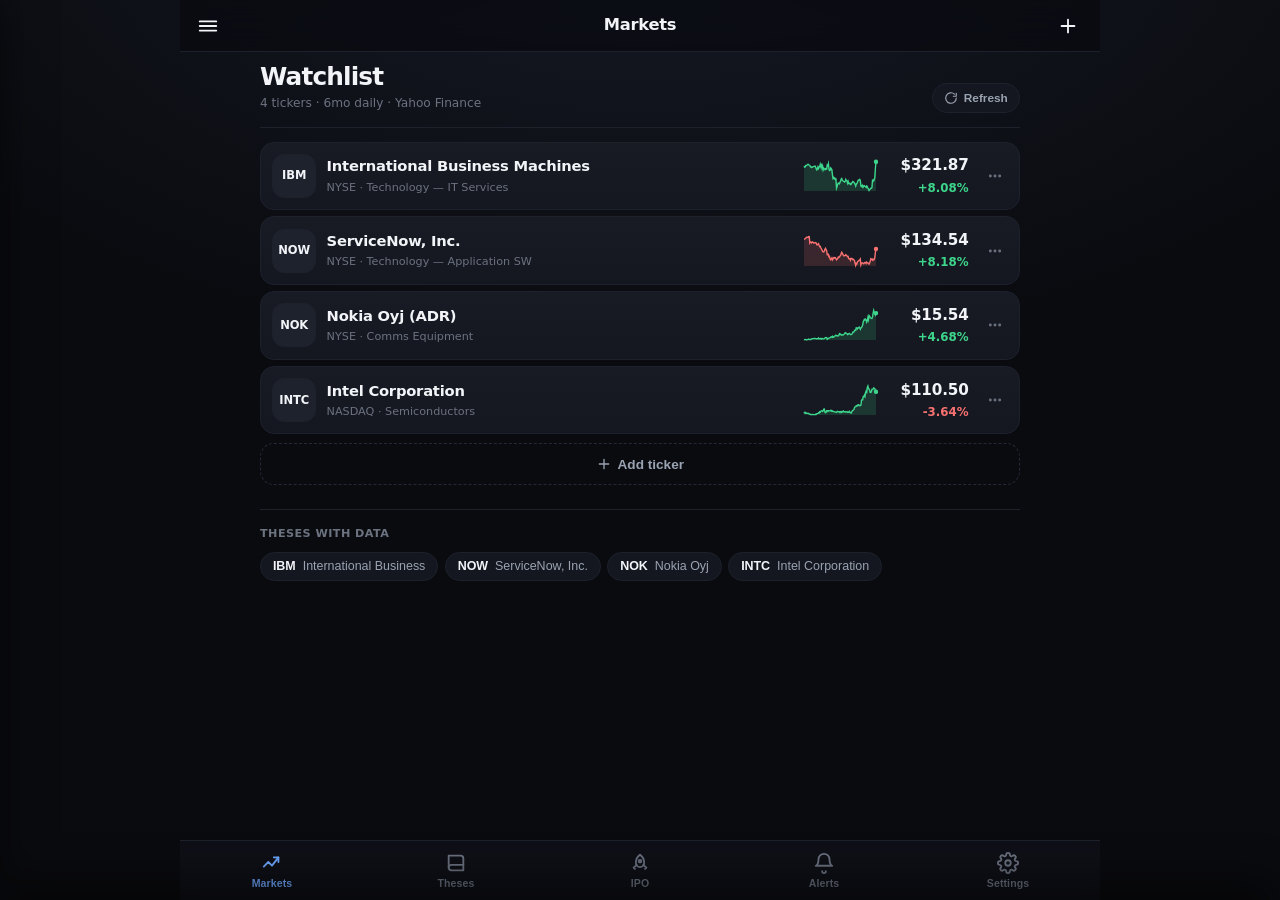
<file: index.html>
<!DOCTYPE html>
<html lang="en">
<head>
  <meta charset="UTF-8" />
  <meta name="viewport" content="width=device-width, initial-scale=1, viewport-fit=cover" />
  <meta name="theme-color" content="#0a0b0f" />
  <meta name="ff-build" content="__BUILD__" />
  <title>Free Food — Markets, Theses, Watchlist</title>
  <link rel="stylesheet" href="styles.css?v=__BUILD__" />
  <script src="chart.umd.min.js?v=__BUILD__"></script>
</head>
<body>
  <div id="app" class="app">
    <header id="app-header" class="app-header">
      <button type="button" id="btn-drawer" class="icon-btn" aria-label="Open menu">
        <svg viewBox="0 0 24 24" width="22" height="22" fill="none" stroke="currentColor" stroke-width="2" stroke-linecap="round"><path d="M3 7h18M3 12h18M3 17h18"/></svg>
      </button>
      <div class="app-header-title" id="header-title">Markets</div>
      <button type="button" id="btn-action" class="icon-btn" aria-label="Action">
        <svg viewBox="0 0 24 24" width="22" height="22" fill="none" stroke="currentColor" stroke-width="2" stroke-linecap="round"><path d="M12 5v14M5 12h14"/></svg>
      </button>
    </header>

    <main id="view" class="view"></main>

    <nav id="tabbar" class="tabbar" aria-label="Primary">
      <button type="button" class="tab" data-tab="markets" aria-label="Markets">
        <svg viewBox="0 0 24 24" width="22" height="22" fill="none" stroke="currentColor" stroke-width="2" stroke-linecap="round" stroke-linejoin="round"><path d="M3 17l5-5 4 4 7-9"/><path d="M14 7h5v5"/></svg>
        <span>Markets</span>
      </button>
      <button type="button" class="tab" data-tab="theses" aria-label="Theses">
        <svg viewBox="0 0 24 24" width="22" height="22" fill="none" stroke="currentColor" stroke-width="2" stroke-linecap="round" stroke-linejoin="round"><path d="M4 4h13a3 3 0 013 3v13H7a3 3 0 01-3-3V4z"/><path d="M4 17a3 3 0 013-3h13"/></svg>
        <span>Theses</span>
      </button>
      <button type="button" class="tab" data-tab="ipo" aria-label="IPO">
        <svg viewBox="0 0 24 24" width="22" height="22" fill="none" stroke="currentColor" stroke-width="2" stroke-linecap="round" stroke-linejoin="round"><path d="M12 3c3 2 4.5 5 4.5 9a4.5 4.5 0 01-9 0c0-4 1.5-7 4.5-9z"/><path d="M8.5 14L5 17l1.5 1.5M15.5 14L19 17l-1.5 1.5"/><circle cx="12" cy="10" r="1.4"/></svg>
        <span>IPO</span>
      </button>
      <button type="button" class="tab" data-tab="alerts" aria-label="Alerts">
        <svg viewBox="0 0 24 24" width="22" height="22" fill="none" stroke="currentColor" stroke-width="2" stroke-linecap="round" stroke-linejoin="round"><path d="M6 8a6 6 0 1112 0c0 6 3 7 3 7H3s3-1 3-7z"/><path d="M10 21a2 2 0 004 0"/></svg>
        <span>Alerts</span>
      </button>
      <button type="button" class="tab" data-tab="settings" aria-label="Settings">
        <svg viewBox="0 0 24 24" width="22" height="22" fill="none" stroke="currentColor" stroke-width="2" stroke-linecap="round" stroke-linejoin="round"><circle cx="12" cy="12" r="3"/><path d="M19.4 15a1.7 1.7 0 00.34 1.87l.06.06a2 2 0 01-2.83 2.83l-.06-.06a1.7 1.7 0 00-1.87-.34 1.7 1.7 0 00-1.04 1.56V21a2 2 0 01-4 0v-.08a1.7 1.7 0 00-1.11-1.56 1.7 1.7 0 00-1.87.34l-.06.06A2 2 0 014.13 16.93l.06-.06A1.7 1.7 0 004.53 15a1.7 1.7 0 00-1.56-1.04H3a2 2 0 010-4h.08A1.7 1.7 0 004.6 8.91a1.7 1.7 0 00-.34-1.87l-.06-.06a2 2 0 012.83-2.83l.06.06a1.7 1.7 0 001.87.34H9a1.7 1.7 0 001.04-1.56V3a2 2 0 014 0v.08a1.7 1.7 0 001.04 1.56 1.7 1.7 0 001.87-.34l.06-.06a2 2 0 012.83 2.83l-.06.06a1.7 1.7 0 00-.34 1.87V9c.27.61.86 1 1.51 1.04H21a2 2 0 010 4h-.08a1.7 1.7 0 00-1.52 1.04z"/></svg>
        <span>Settings</span>
      </button>
    </nav>

    <aside id="drawer" class="drawer" aria-hidden="true">
      <div class="drawer-scrim" data-close></div>
      <div class="drawer-panel" role="dialog" aria-label="Menu">
        <div class="drawer-head">
          <div class="drawer-brand">
            <div class="brand-mark">F</div>
            <div>
              <div class="brand-name">Free Food</div>
              <div class="brand-sub">Markets · Theses · Stack · IPO</div>
            </div>
          </div>
          <button type="button" class="icon-btn" data-close aria-label="Close menu">
            <svg viewBox="0 0 24 24" width="20" height="20" fill="none" stroke="currentColor" stroke-width="2" stroke-linecap="round"><path d="M6 6l12 12M18 6L6 18"/></svg>
          </button>
        </div>
        <nav class="drawer-nav" id="drawer-nav"></nav>
        <div class="drawer-foot">
          <a class="drawer-link" href="https://github.com/sneakingaround/free_food" target="_blank" rel="noopener">View source on GitHub</a>
          <div class="drawer-version" id="drawer-version">build __BUILD__</div>
        </div>
      </div>
    </aside>

    <div id="sheet" class="sheet" aria-hidden="true">
      <div class="sheet-scrim" data-close></div>
      <div class="sheet-panel" role="dialog" aria-label="Sheet">
        <div class="sheet-handle"></div>
        <div class="sheet-content" id="sheet-content"></div>
      </div>
    </div>

    <div id="toast" class="toast" aria-live="polite"></div>
  </div>

  <script src="data.js?v=__BUILD__"></script>
  <script src="vpvr.js?v=__BUILD__"></script>
  <script src="chip-stack.js?v=__BUILD__"></script>
  <script src="thesis-charts.js?v=__BUILD__"></script>
  <script src="app.js?v=__BUILD__"></script>
</body>
</html>
</file>
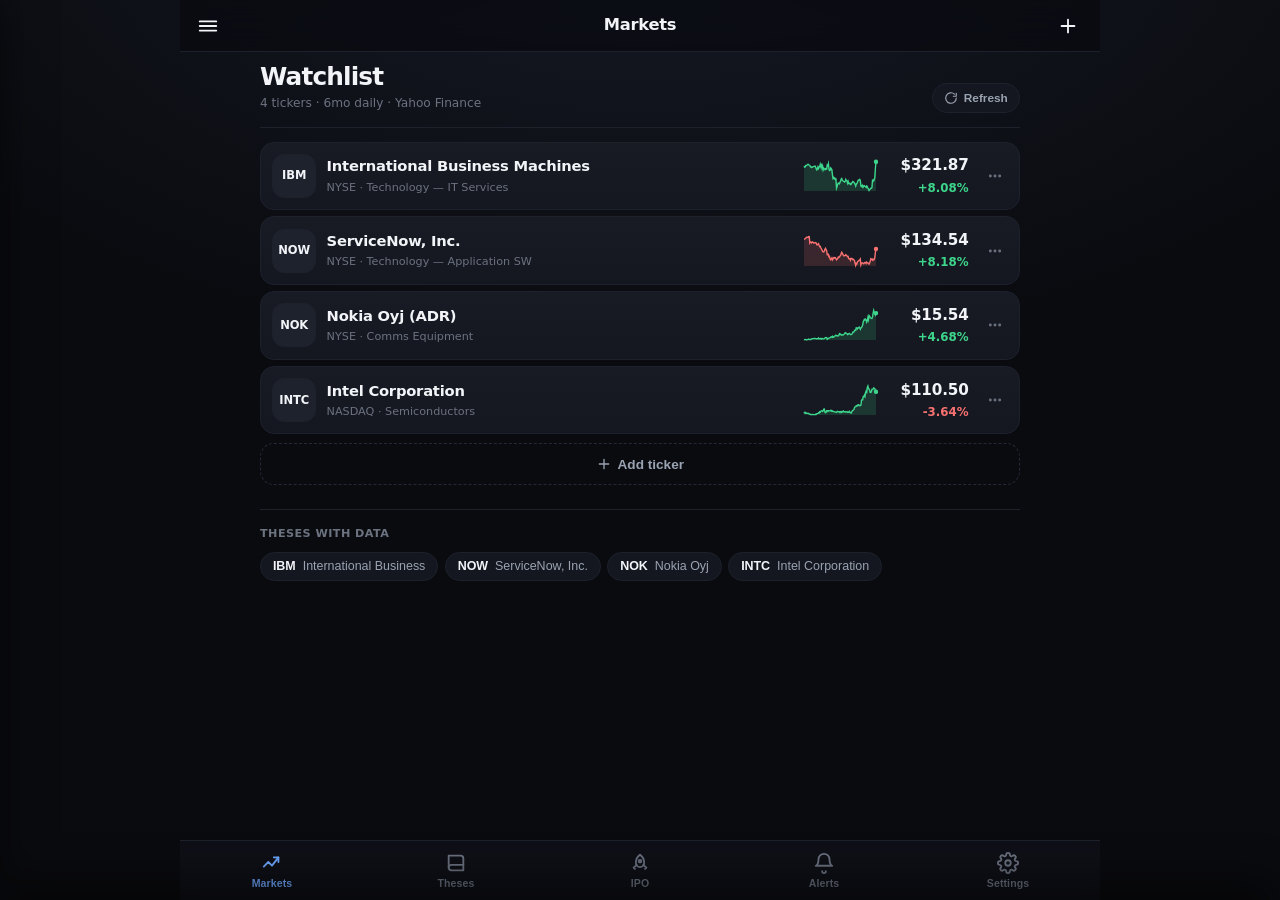
<file: docs/index.html>
<!DOCTYPE html>
<html lang="en">
<head>
  <meta charset="UTF-8" />
  <meta name="viewport" content="width=device-width, initial-scale=1, viewport-fit=cover" />
  <meta name="theme-color" content="#0a0b0f" />
  <meta name="ff-build" content="f816f32" />
  <title>Free Food — Markets, Theses, Watchlist</title>
  <link rel="stylesheet" href="styles.css?v=f816f32" />
  <script src="chart.umd.min.js?v=f816f32"></script>
</head>
<body>
  <div id="app" class="app">
    <header id="app-header" class="app-header">
      <button type="button" id="btn-drawer" class="icon-btn" aria-label="Open menu">
        <svg viewBox="0 0 24 24" width="22" height="22" fill="none" stroke="currentColor" stroke-width="2" stroke-linecap="round"><path d="M3 7h18M3 12h18M3 17h18"/></svg>
      </button>
      <div class="app-header-title" id="header-title">Markets</div>
      <button type="button" id="btn-action" class="icon-btn" aria-label="Action">
        <svg viewBox="0 0 24 24" width="22" height="22" fill="none" stroke="currentColor" stroke-width="2" stroke-linecap="round"><path d="M12 5v14M5 12h14"/></svg>
      </button>
    </header>

    <main id="view" class="view"></main>

    <nav id="tabbar" class="tabbar" aria-label="Primary">
      <button type="button" class="tab" data-tab="markets" aria-label="Markets">
        <svg viewBox="0 0 24 24" width="22" height="22" fill="none" stroke="currentColor" stroke-width="2" stroke-linecap="round" stroke-linejoin="round"><path d="M3 17l5-5 4 4 7-9"/><path d="M14 7h5v5"/></svg>
        <span>Markets</span>
      </button>
      <button type="button" class="tab" data-tab="theses" aria-label="Theses">
        <svg viewBox="0 0 24 24" width="22" height="22" fill="none" stroke="currentColor" stroke-width="2" stroke-linecap="round" stroke-linejoin="round"><path d="M4 4h13a3 3 0 013 3v13H7a3 3 0 01-3-3V4z"/><path d="M4 17a3 3 0 013-3h13"/></svg>
        <span>Theses</span>
      </button>
      <button type="button" class="tab" data-tab="ipo" aria-label="IPO">
        <svg viewBox="0 0 24 24" width="22" height="22" fill="none" stroke="currentColor" stroke-width="2" stroke-linecap="round" stroke-linejoin="round"><path d="M12 3c3 2 4.5 5 4.5 9a4.5 4.5 0 01-9 0c0-4 1.5-7 4.5-9z"/><path d="M8.5 14L5 17l1.5 1.5M15.5 14L19 17l-1.5 1.5"/><circle cx="12" cy="10" r="1.4"/></svg>
        <span>IPO</span>
      </button>
      <button type="button" class="tab" data-tab="alerts" aria-label="Alerts">
        <svg viewBox="0 0 24 24" width="22" height="22" fill="none" stroke="currentColor" stroke-width="2" stroke-linecap="round" stroke-linejoin="round"><path d="M6 8a6 6 0 1112 0c0 6 3 7 3 7H3s3-1 3-7z"/><path d="M10 21a2 2 0 004 0"/></svg>
        <span>Alerts</span>
      </button>
      <button type="button" class="tab" data-tab="settings" aria-label="Settings">
        <svg viewBox="0 0 24 24" width="22" height="22" fill="none" stroke="currentColor" stroke-width="2" stroke-linecap="round" stroke-linejoin="round"><circle cx="12" cy="12" r="3"/><path d="M19.4 15a1.7 1.7 0 00.34 1.87l.06.06a2 2 0 01-2.83 2.83l-.06-.06a1.7 1.7 0 00-1.87-.34 1.7 1.7 0 00-1.04 1.56V21a2 2 0 01-4 0v-.08a1.7 1.7 0 00-1.11-1.56 1.7 1.7 0 00-1.87.34l-.06.06A2 2 0 014.13 16.93l.06-.06A1.7 1.7 0 004.53 15a1.7 1.7 0 00-1.56-1.04H3a2 2 0 010-4h.08A1.7 1.7 0 004.6 8.91a1.7 1.7 0 00-.34-1.87l-.06-.06a2 2 0 012.83-2.83l.06.06a1.7 1.7 0 001.87.34H9a1.7 1.7 0 001.04-1.56V3a2 2 0 014 0v.08a1.7 1.7 0 001.04 1.56 1.7 1.7 0 001.87-.34l.06-.06a2 2 0 012.83 2.83l-.06.06a1.7 1.7 0 00-.34 1.87V9c.27.61.86 1 1.51 1.04H21a2 2 0 010 4h-.08a1.7 1.7 0 00-1.52 1.04z"/></svg>
        <span>Settings</span>
      </button>
    </nav>

    <aside id="drawer" class="drawer" aria-hidden="true">
      <div class="drawer-scrim" data-close></div>
      <div class="drawer-panel" role="dialog" aria-label="Menu">
        <div class="drawer-head">
          <div class="drawer-brand">
            <div class="brand-mark">F</div>
            <div>
              <div class="brand-name">Free Food</div>
              <div class="brand-sub">Markets · Theses · Stack · IPO</div>
            </div>
          </div>
          <button type="button" class="icon-btn" data-close aria-label="Close menu">
            <svg viewBox="0 0 24 24" width="20" height="20" fill="none" stroke="currentColor" stroke-width="2" stroke-linecap="round"><path d="M6 6l12 12M18 6L6 18"/></svg>
          </button>
        </div>
        <nav class="drawer-nav" id="drawer-nav"></nav>
        <div class="drawer-foot">
          <a class="drawer-link" href="https://github.com/sneakingaround/free_food" target="_blank" rel="noopener">View source on GitHub</a>
          <div class="drawer-version" id="drawer-version">build f816f32</div>
        </div>
      </div>
    </aside>

    <div id="sheet" class="sheet" aria-hidden="true">
      <div class="sheet-scrim" data-close></div>
      <div class="sheet-panel" role="dialog" aria-label="Sheet">
        <div class="sheet-handle"></div>
        <div class="sheet-content" id="sheet-content"></div>
      </div>
    </div>

    <div id="toast" class="toast" aria-live="polite"></div>
  </div>

  <script src="data.js?v=f816f32"></script>
  <script src="vpvr.js?v=f816f32"></script>
  <script src="chip-stack.js?v=f816f32"></script>
  <script src="thesis-charts.js?v=f816f32"></script>
  <script src="app.js?v=f816f32"></script>
</body>
</html>
</file>
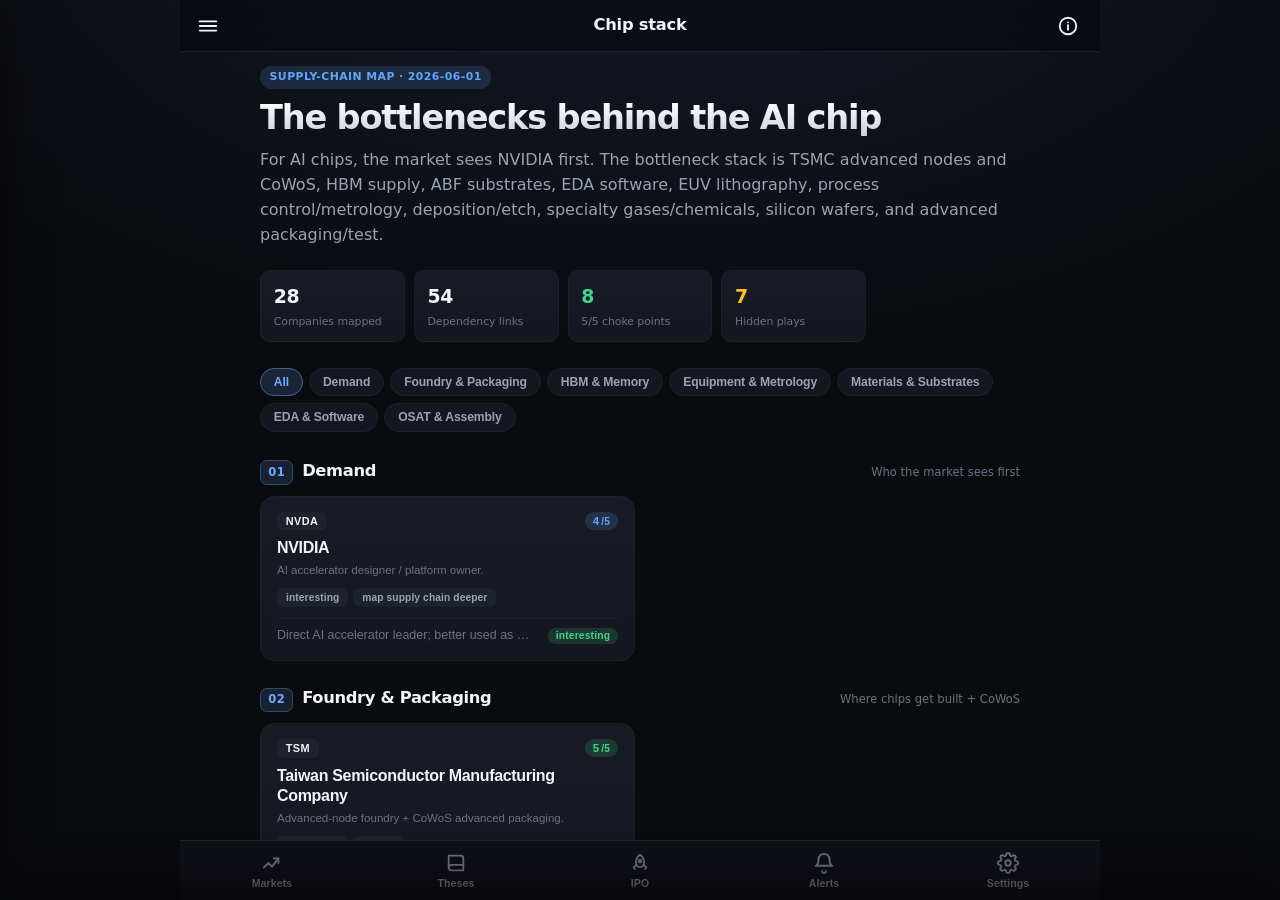
<file: ai-chip-stack.html>
<!DOCTYPE html>
<html lang="en">
<head>
  <meta charset="UTF-8" />
  <meta http-equiv="refresh" content="0; url=./#/stack" />
  <meta name="viewport" content="width=device-width, initial-scale=1" />
  <title>AI Chip Stack</title>
  <script>location.replace(location.pathname.replace(/[^/]+$/, "") + "#/stack");</script>
</head>
<body>
  <p><a href="./#/stack">Open AI Chip Stack in the app</a></p>
</body>
</html>
</file>
<file: styles.css>
:root {
  --bg: #0a0b0f;
  --bg-elev: #101218;
  --surface: #14171f;
  --surface-2: #181b24;
  --surface-3: #1e222d;
  --border: #242936;
  --border-soft: #1c212c;
  --text: #f2f4f8;
  --muted: #9aa3b2;
  --faint: #6b7280;
  --accent: #6ea8fe;
  --accent-2: #8fbcff;
  --success: #3dd68c;
  --danger: #f87171;
  --warning: #fbbf24;
  --info: #60a5fa;
  --radius: 14px;
  --radius-sm: 10px;
  --radius-lg: 20px;
  --ease: cubic-bezier(0.22, 0.61, 0.36, 1);
  --header-h: 52px;
  --tabbar-h: 60px;
  --safe-top: env(safe-area-inset-top, 0px);
  --safe-bottom: env(safe-area-inset-bottom, 0px);
}

* { box-sizing: border-box; margin: 0; padding: 0; }
html, body { height: 100%; }
html { -webkit-text-size-adjust: 100%; scroll-behavior: smooth; }

body {
  font-family: -apple-system, BlinkMacSystemFont, "SF Pro Text", system-ui, "Segoe UI", Roboto, sans-serif;
  background:
    radial-gradient(120% 90% at 50% -10%, #161a26 0%, var(--bg) 55%) fixed,
    var(--bg);
  color: var(--text);
  line-height: 1.5;
  -webkit-font-smoothing: antialiased;
  text-rendering: optimizeLegibility;
  overflow: hidden; /* outer scrolls live inside .view */
}

a { color: var(--accent); text-decoration: none; }
a:hover { color: var(--accent-2); }

/* ============================================================
   APP SHELL
   ============================================================ */
.app {
  display: grid;
  grid-template-rows: auto 1fr auto;
  grid-template-columns: minmax(0, 1fr);
  height: 100dvh;
  width: 100%;
  max-width: 920px;
  margin: 0 auto;
  position: relative;
}

/* ----- header ----- */
.app-header {
  position: sticky; top: 0; z-index: 30;
  display: grid;
  grid-template-columns: 44px 1fr 44px;
  align-items: center;
  height: calc(var(--header-h) + var(--safe-top));
  padding-top: var(--safe-top);
  padding-inline: 0.5rem;
  background: color-mix(in srgb, var(--bg) 72%, transparent);
  -webkit-backdrop-filter: saturate(180%) blur(20px);
  backdrop-filter: saturate(180%) blur(20px);
  border-bottom: 1px solid var(--border-soft);
}
.app-header-title {
  text-align: center;
  font-size: 1.02rem;
  font-weight: 700;
  letter-spacing: -0.015em;
  color: var(--text);
}
.icon-btn {
  appearance: none;
  background: transparent;
  border: none;
  color: var(--text);
  width: 40px; height: 40px;
  border-radius: 999px;
  display: inline-flex; align-items: center; justify-content: center;
  cursor: pointer;
  transition: background 0.2s var(--ease);
  -webkit-tap-highlight-color: transparent;
}
.icon-btn:hover { background: var(--surface-2); }
.icon-btn:active { background: var(--surface-3); transform: scale(0.96); }

/* ----- view (scrollable region) ----- */
.view {
  overflow-y: auto;
  overflow-x: hidden;
  padding: 0.7rem 1.05rem calc(1.6rem + var(--tabbar-h) + var(--safe-bottom));
  padding-left: max(1.05rem, env(safe-area-inset-left));
  padding-right: max(1.05rem, env(safe-area-inset-right));
  scrollbar-width: thin;
  animation: fade-up 0.32s var(--ease) both;
}
@keyframes fade-up {
  from { opacity: 0; transform: translateY(6px); }
  to { opacity: 1; transform: none; }
}

/* ----- tabbar ----- */
.tabbar {
  position: sticky; bottom: 0; z-index: 30;
  display: grid;
  grid-template-columns: repeat(5, 1fr);
  gap: 0;
  height: calc(var(--tabbar-h) + var(--safe-bottom));
  padding-bottom: var(--safe-bottom);
  background: color-mix(in srgb, var(--bg-elev) 88%, transparent);
  -webkit-backdrop-filter: saturate(180%) blur(22px);
  backdrop-filter: saturate(180%) blur(22px);
  border-top: 1px solid var(--border-soft);
}
.tab {
  appearance: none;
  background: transparent;
  border: none;
  color: var(--faint);
  font-size: 0.66rem;
  font-weight: 600;
  letter-spacing: 0.01em;
  display: flex; flex-direction: column;
  align-items: center; justify-content: center;
  gap: 0.18rem;
  cursor: pointer;
  -webkit-tap-highlight-color: transparent;
  transition: color 0.18s var(--ease), transform 0.15s var(--ease);
}
.tab svg { transition: transform 0.2s var(--ease); }
.tab:active { transform: scale(0.96); }
.tab.active { color: var(--accent); }
.tab.active svg { transform: translateY(-1px); }

/* ============================================================
   DRAWER
   ============================================================ */
.drawer {
  position: fixed; inset: 0;
  z-index: 60;
  pointer-events: none;
}
.drawer.open { pointer-events: auto; }
.drawer-scrim {
  position: absolute; inset: 0;
  background: rgba(0, 0, 0, 0.6);
  opacity: 0;
  transition: opacity 0.25s var(--ease);
}
.drawer.open .drawer-scrim { opacity: 1; }
.drawer-panel {
  position: absolute; top: 0; left: 0; bottom: 0;
  width: min(86vw, 320px);
  background: var(--bg-elev);
  border-right: 1px solid var(--border-soft);
  transform: translateX(-105%);
  transition: transform 0.28s var(--ease);
  padding: calc(0.9rem + var(--safe-top)) 0.9rem calc(0.9rem + var(--safe-bottom));
  display: flex; flex-direction: column;
  gap: 1rem;
  box-shadow: 18px 0 40px rgba(0, 0, 0, 0.5);
}
.drawer.open .drawer-panel { transform: translateX(0); }
.drawer-head { display: flex; align-items: center; justify-content: space-between; gap: 0.6rem; }
.drawer-brand { display: flex; align-items: center; gap: 0.7rem; }
.brand-mark {
  width: 38px; height: 38px;
  border-radius: 10px;
  background: linear-gradient(140deg, var(--accent), #b692ff);
  color: #0a0b0f;
  display: grid; place-items: center;
  font-weight: 800; font-size: 1.1rem;
  letter-spacing: -0.02em;
  box-shadow: 0 6px 18px color-mix(in srgb, var(--accent) 40%, transparent);
}
.brand-name { font-weight: 750; letter-spacing: -0.02em; }
.brand-sub { font-size: 0.7rem; color: var(--faint); }

.drawer-nav { display: flex; flex-direction: column; gap: 0.25rem; }
.drawer-item {
  appearance: none;
  background: transparent;
  border: none;
  color: var(--text);
  text-align: left;
  display: flex; align-items: center;
  justify-content: space-between;
  gap: 0.6rem;
  padding: 0.75rem 0.7rem;
  border-radius: var(--radius-sm);
  cursor: pointer;
  transition: background 0.18s var(--ease);
}
.drawer-item:hover { background: var(--surface-2); }
.drawer-item.active {
  background: color-mix(in srgb, var(--accent) 14%, transparent);
  color: var(--accent);
}
.drawer-item-label { font-weight: 650; font-size: 0.95rem; letter-spacing: -0.015em; }
.drawer-item-hint { font-size: 0.72rem; color: var(--faint); margin-top: 0.1rem; }
.drawer-item.active .drawer-item-hint { color: color-mix(in srgb, var(--accent) 60%, var(--muted)); }

.drawer-foot { margin-top: auto; display: flex; flex-direction: column; gap: 0.35rem; padding: 0.45rem 0.4rem; }
.drawer-link { font-size: 0.8rem; }
.drawer-version { font-size: 0.7rem; color: var(--faint); }

/* ============================================================
   SHEET (bottom sheet modal)
   ============================================================ */
.sheet {
  position: fixed; inset: 0; z-index: 70;
  pointer-events: none;
}
.sheet.open { pointer-events: auto; }
.sheet-scrim {
  position: absolute; inset: 0;
  background: rgba(0, 0, 0, 0.55);
  opacity: 0;
  transition: opacity 0.22s var(--ease);
}
.sheet.open .sheet-scrim { opacity: 1; }
.sheet-panel {
  position: absolute; left: 0; right: 0; bottom: 0;
  background: var(--bg-elev);
  border-top: 1px solid var(--border-soft);
  border-top-left-radius: var(--radius-lg);
  border-top-right-radius: var(--radius-lg);
  padding: 0.65rem 1rem calc(1rem + var(--safe-bottom));
  max-height: 80dvh;
  overflow-y: auto;
  transform: translateY(100%);
  transition: transform 0.28s var(--ease);
  box-shadow: 0 -20px 40px rgba(0, 0, 0, 0.55);
}
.sheet.open .sheet-panel { transform: translateY(0); }
.sheet-handle {
  width: 38px; height: 4px;
  background: var(--border);
  border-radius: 999px;
  margin: 0.15rem auto 0.85rem;
}
.sheet-title { font-size: 1.05rem; font-weight: 750; letter-spacing: -0.02em; }
.sheet-meta { color: var(--faint); font-weight: 500; }
.sheet-sub { font-size: 0.78rem; color: var(--muted); margin-top: 0.25rem; margin-bottom: 0.9rem; }
.sheet-note { font-size: 0.72rem; color: var(--faint); margin-top: 0.9rem; line-height: 1.5; }

.picker { list-style: none; display: flex; flex-direction: column; gap: 0.4rem; }
.picker-row {
  display: flex; align-items: center; gap: 0.8rem;
  padding: 0.7rem 0.7rem;
  border-radius: var(--radius-sm);
  background: var(--surface);
  border: 1px solid var(--border-soft);
  cursor: pointer;
  color: var(--text);
  transition: transform 0.15s var(--ease), background 0.2s var(--ease), border-color 0.2s var(--ease);
}
.picker-row:hover { background: var(--surface-2); border-color: var(--border); }
.picker-row:active { transform: scale(0.98); }
.picker-row svg { color: var(--accent); flex: 0 0 auto; }
.picker-empty { color: var(--faint); font-size: 0.85rem; padding: 0.6rem 0.2rem; }

.action-list { list-style: none; display: flex; flex-direction: column; gap: 0.35rem; }
.action-btn {
  appearance: none; background: var(--surface); border: 1px solid var(--border-soft);
  color: var(--text);
  width: 100%; text-align: left;
  padding: 0.78rem 0.85rem;
  border-radius: var(--radius-sm);
  font-size: 0.95rem; font-weight: 600;
  cursor: pointer;
  transition: background 0.18s var(--ease);
}
.action-btn:hover { background: var(--surface-2); }
.action-btn.destructive { color: var(--danger); }

.quote-stats {
  display: grid; grid-template-columns: repeat(2, 1fr);
  gap: 0.5rem;
}
.qs {
  background: var(--surface);
  border: 1px solid var(--border-soft);
  border-radius: var(--radius-sm);
  padding: 0.6rem 0.7rem;
}
.qs-l { font-size: 0.68rem; color: var(--faint); text-transform: uppercase; letter-spacing: 0.03em; }
.qs-v { font-size: 1rem; font-weight: 700; letter-spacing: -0.02em; margin-top: 0.18rem; }
.qs-v.up { color: var(--success); }
.qs-v.down { color: var(--danger); }

/* ============================================================
   TOAST
   ============================================================ */
.toast {
  position: fixed;
  left: 50%; transform: translateX(-50%) translateY(20px);
  bottom: calc(var(--tabbar-h) + 1rem + var(--safe-bottom));
  z-index: 80;
  background: var(--surface-3);
  color: var(--text);
  border: 1px solid var(--border);
  padding: 0.55rem 0.95rem;
  border-radius: 999px;
  font-size: 0.85rem; font-weight: 600;
  box-shadow: 0 10px 30px rgba(0, 0, 0, 0.5);
  opacity: 0;
  pointer-events: none;
  transition: opacity 0.18s var(--ease), transform 0.22s var(--ease);
}
.toast.show { opacity: 1; transform: translateX(-50%) translateY(0); }

/* ============================================================
   SCREEN PRIMITIVES
   ============================================================ */
.screen { max-width: 760px; margin: 0 auto; }
.screen-head {
  display: flex; align-items: flex-end; justify-content: space-between;
  gap: 0.6rem;
  padding-bottom: 0.9rem;
  border-bottom: 1px solid var(--border-soft);
  margin-bottom: 0.85rem;
}
.screen-title { font-size: 1.55rem; font-weight: 800; letter-spacing: -0.035em; line-height: 1.1; }
.screen-sub { font-size: 0.76rem; color: var(--faint); margin-top: 0.25rem; }

.ghost-btn {
  appearance: none;
  background: var(--surface);
  border: 1px solid var(--border-soft);
  color: var(--muted);
  padding: 0.42rem 0.7rem;
  font-size: 0.74rem; font-weight: 600;
  border-radius: 999px;
  cursor: pointer;
  display: inline-flex; align-items: center; gap: 0.35rem;
  transition: background 0.18s var(--ease), color 0.18s var(--ease), border-color 0.18s var(--ease);
}
.ghost-btn:hover { color: var(--text); border-color: var(--border); background: var(--surface-2); }

.primary-btn {
  appearance: none; border: none;
  background: var(--accent); color: #0a0b0f;
  font-weight: 700; letter-spacing: -0.01em;
  padding: 0.7rem 1rem;
  border-radius: 999px;
  cursor: pointer;
  box-shadow: 0 6px 18px color-mix(in srgb, var(--accent) 40%, transparent);
  transition: transform 0.15s var(--ease);
}
.primary-btn:active { transform: scale(0.98); }

.back-btn {
  appearance: none; background: transparent; border: none;
  color: var(--muted); font-weight: 600; font-size: 0.8rem;
  display: inline-flex; align-items: center; gap: 0.3rem;
  padding: 0.35rem 0.5rem; margin: 0 0 0.6rem -0.5rem;
  border-radius: 8px;
  cursor: pointer;
  transition: color 0.15s var(--ease), background 0.18s var(--ease);
}
.back-btn:hover { color: var(--text); background: var(--surface-2); }

/* ============================================================
   ROWS (watchlist)
   ============================================================ */
.rows { list-style: none; display: flex; flex-direction: column; gap: 0.4rem; }
.row {
  display: grid;
  grid-template-columns: 44px 1fr 76px 80px 32px;
  align-items: center;
  gap: 0.65rem;
  padding: 0.7rem 0.5rem 0.7rem 0.7rem;
  background: linear-gradient(180deg, var(--surface-2), var(--surface));
  border: 1px solid var(--border-soft);
  border-radius: var(--radius);
  cursor: pointer;
  transition: transform 0.15s var(--ease), border-color 0.2s var(--ease), background 0.2s var(--ease);
}
.row:hover { border-color: var(--border); }
.row:active { transform: scale(0.99); }
.row-badge {
  width: 44px; height: 44px;
  border-radius: 12px;
  background: var(--surface-3);
  border: 1px solid var(--border-soft);
  display: grid; place-items: center;
  font-size: 0.72rem; font-weight: 800;
  letter-spacing: -0.01em;
  color: var(--text);
}
.row-main { min-width: 0; }
.row-name {
  font-size: 0.92rem; font-weight: 650;
  letter-spacing: -0.015em;
  white-space: nowrap; overflow: hidden; text-overflow: ellipsis;
}
.row-sub { font-size: 0.7rem; color: var(--faint); margin-top: 0.15rem; white-space: nowrap; overflow: hidden; text-overflow: ellipsis; }
.row-spark { width: 76px; height: 34px; }
.spark-canvas { width: 100% !important; height: 34px !important; display: block; }
.row-right { text-align: right; min-width: 0; }
.row-price { font-size: 0.95rem; font-weight: 700; letter-spacing: -0.01em; font-variant-numeric: tabular-nums; }
.row-change { font-size: 0.74rem; font-weight: 650; margin-top: 0.15rem; font-variant-numeric: tabular-nums; color: var(--muted); }
.row-change.up { color: var(--success); }
.row-change.down { color: var(--danger); }
.row-more {
  appearance: none; background: transparent; border: none;
  color: var(--faint);
  width: 32px; height: 32px;
  display: inline-grid; place-items: center;
  border-radius: 8px;
  cursor: pointer;
  transition: background 0.18s var(--ease), color 0.18s var(--ease);
}
.row-more:hover { background: var(--surface-3); color: var(--text); }

.row-add {
  appearance: none;
  margin-top: 0.55rem;
  width: 100%;
  background: transparent;
  border: 1px dashed var(--border);
  color: var(--muted);
  padding: 0.75rem;
  border-radius: var(--radius);
  font-weight: 650; font-size: 0.85rem;
  display: inline-flex; align-items: center; justify-content: center; gap: 0.35rem;
  cursor: pointer;
  transition: border-color 0.18s var(--ease), color 0.18s var(--ease), background 0.18s var(--ease);
}
.row-add:hover { color: var(--text); border-color: var(--accent); background: color-mix(in srgb, var(--accent) 7%, transparent); }

@media (max-width: 460px) {
  .row { grid-template-columns: 40px 1fr 60px 70px 28px; gap: 0.5rem; padding: 0.65rem 0.4rem 0.65rem 0.55rem; }
  .row-badge { width: 40px; height: 40px; border-radius: 11px; font-size: 0.68rem; }
  .row-spark { width: 60px; }
}

/* ============================================================
   EMPTY STATE
   ============================================================ */
.empty {
  text-align: center;
  padding: 2rem 1rem;
  border: 1px dashed var(--border);
  border-radius: var(--radius-lg);
  display: flex; flex-direction: column; align-items: center; gap: 0.6rem;
}
.empty-icon {
  width: 64px; height: 64px;
  border-radius: 16px;
  background: var(--surface-2);
  display: grid; place-items: center;
  color: var(--accent);
}
.empty-title { font-size: 1.05rem; font-weight: 700; letter-spacing: -0.015em; }
.empty-sub { font-size: 0.85rem; color: var(--muted); max-width: 360px; line-height: 1.5; }

/* ============================================================
   THESES INDEX
   ============================================================ */
.thesis-grid {
  display: grid; gap: 0.6rem;
  grid-template-columns: 1fr;
  margin-bottom: 1.4rem;
}
@media (min-width: 640px) { .thesis-grid { grid-template-columns: 1fr 1fr; } }

.thesis-card {
  appearance: none;
  background: linear-gradient(180deg, var(--surface-2), var(--surface));
  border: 1px solid var(--border-soft);
  border-radius: var(--radius);
  padding: 0.95rem 1rem;
  text-align: left;
  cursor: pointer;
  color: var(--text);
  transition: transform 0.15s var(--ease), border-color 0.2s var(--ease);
}
.thesis-card:hover { border-color: var(--border); }
.thesis-card:active { transform: scale(0.99); }
.thesis-card-head { display: flex; align-items: center; justify-content: space-between; margin-bottom: 0.5rem; }
.thesis-card-badge {
  display: inline-flex; align-items: center;
  font-size: 0.68rem; font-weight: 800; letter-spacing: 0.04em;
  padding: 0.2rem 0.55rem;
  border-radius: 6px;
  background: var(--surface-3);
  color: var(--text);
}
.thesis-card-title {
  font-size: 1rem; font-weight: 700; letter-spacing: -0.02em;
  line-height: 1.3;
  margin-bottom: 0.3rem;
}
.thesis-card-meta { font-size: 0.72rem; color: var(--faint); margin-bottom: 0.75rem; }
.thesis-card-foot {
  display: flex; justify-content: space-between; align-items: baseline;
  font-size: 0.78rem;
  border-top: 1px solid var(--border-soft);
  padding-top: 0.55rem;
}
.tc-l { color: var(--faint); }
.tc-arrow { font-weight: 700; font-variant-numeric: tabular-nums; }
.tc-arrow.up { color: var(--success); }
.tc-arrow.down { color: var(--danger); }

.movers { margin-top: 1.5rem; padding-top: 1rem; border-top: 1px solid var(--border-soft); }
.movers-head { font-size: 0.7rem; font-weight: 650; letter-spacing: 0.04em; text-transform: uppercase; color: var(--faint); margin-bottom: 0.55rem; }
.movers-copy { color: var(--muted); font-size: 0.86rem; line-height: 1.55; }

.chips { display: flex; flex-wrap: wrap; gap: 0.4rem; }
.chip {
  appearance: none;
  display: inline-flex; align-items: center; gap: 0.45rem;
  background: var(--surface);
  border: 1px solid var(--border-soft);
  color: var(--text);
  padding: 0.4rem 0.75rem;
  border-radius: 999px;
  font-size: 0.78rem; font-weight: 600;
  cursor: pointer;
  transition: background 0.18s var(--ease), border-color 0.18s var(--ease);
}
.chip:hover { background: var(--surface-2); border-color: var(--border); }
.chip-sym { font-weight: 800; letter-spacing: -0.01em; }
.chip-name { color: var(--muted); font-weight: 500; }

.zone-list { list-style: none; display: flex; flex-direction: column; gap: 0.45rem; }
.zone-item {
  display: flex; align-items: center; gap: 0.7rem;
  padding: 0.55rem 0.7rem;
  background: var(--surface);
  border: 1px solid var(--border-soft);
  border-radius: var(--radius-sm);
}
.zone-sym { font-weight: 800; font-size: 0.78rem; letter-spacing: -0.01em; min-width: 42px; }
.zone-zones { display: flex; flex-wrap: wrap; gap: 0.3rem; }
.zone-empty { color: var(--faint); font-size: 0.82rem; }

/* ============================================================
   AI CHIP STACK
   ============================================================ */
.stack-hero { margin-bottom: 0.4rem; }
.layer-head {
  display: flex; align-items: baseline; gap: 0.55rem;
  margin: 1.6rem 0 0.7rem;
}
.layer-num {
  font-size: 0.72rem; font-weight: 800; letter-spacing: 0.04em;
  color: var(--accent);
  background: color-mix(in srgb, var(--accent) 14%, transparent);
  border: 1px solid color-mix(in srgb, var(--accent) 30%, var(--border-soft));
  border-radius: 7px;
  padding: 0.15rem 0.45rem;
  font-variant-numeric: tabular-nums;
}
.layer-title { font-size: 1.02rem; font-weight: 750; letter-spacing: -0.02em; }
.layer-sub { font-size: 0.72rem; color: var(--faint); margin-left: auto; }
.score-pill { display: inline-flex; align-items: baseline; gap: 0.12rem; font-variant-numeric: tabular-nums; }
.score-pill b { font-size: 0.72rem; }
.priv-dot {
  display: inline-block; width: 6px; height: 6px; border-radius: 999px;
  background: var(--warning); margin-right: 0.35rem; vertical-align: middle;
}
.flow-group { margin-top: 0.5rem; }
.flow-label {
  font-size: 0.68rem; font-weight: 700; letter-spacing: 0.03em;
  text-transform: uppercase; color: var(--faint); margin-bottom: 0.4rem;
}
.flow-list { list-style: none; display: flex; flex-direction: column; gap: 0.35rem; }
.flow-item {
  display: flex; align-items: center; gap: 0.55rem;
  width: 100%; text-align: left;
  appearance: none; cursor: pointer;
  background: var(--surface); border: 1px solid var(--border-soft);
  border-radius: var(--radius-sm);
  padding: 0.5rem 0.6rem;
  color: var(--text);
  transition: background 0.18s var(--ease), border-color 0.18s var(--ease);
}
.flow-item:hover { background: var(--surface-2); border-color: var(--border); }
.flow-item[disabled] { cursor: default; opacity: 0.85; }
.flow-item[disabled]:hover { background: var(--surface); border-color: var(--border-soft); }
.flow-arrow { color: var(--faint); flex: 0 0 auto; }
.flow-node { font-weight: 650; letter-spacing: -0.01em; }
.flow-rel { font-size: 0.68rem; color: var(--faint); margin-left: auto; white-space: nowrap; }
.flow-w {
  font-size: 0.62rem; font-weight: 800; font-variant-numeric: tabular-nums;
  padding: 0.1rem 0.38rem; border-radius: 999px;
  background: var(--surface-3); color: var(--muted);
}
.flow-w.w5 { background: color-mix(in srgb, var(--success) 18%, transparent); color: var(--success); }
.flow-w.w4 { background: color-mix(in srgb, var(--info) 18%, transparent); color: var(--info); }
.src-list { list-style: none; display: flex; flex-direction: column; gap: 0.3rem; }
.src-list a { font-size: 0.78rem; word-break: break-all; }
.sheet-tags { display: flex; flex-wrap: wrap; gap: 0.3rem; margin: 0.5rem 0 0.2rem; }

.stack-entry {
  display: flex; align-items: center; gap: 0.85rem;
  width: 100%; text-align: left;
  appearance: none; cursor: pointer;
  margin-bottom: 1.15rem;
  padding: 0.85rem 0.95rem;
  border-radius: var(--radius);
  background: linear-gradient(135deg, color-mix(in srgb, var(--accent) 12%, var(--surface)), var(--surface));
  border: 1px solid color-mix(in srgb, var(--accent) 28%, var(--border-soft));
  color: var(--text);
  transition: background 0.18s var(--ease), border-color 0.18s var(--ease);
}
.stack-entry:hover { border-color: color-mix(in srgb, var(--accent) 45%, var(--border)); }
.stack-entry-icon {
  flex: 0 0 auto;
  width: 40px; height: 40px;
  display: grid; place-items: center;
  border-radius: 10px;
  background: color-mix(in srgb, var(--accent) 18%, transparent);
  color: var(--accent);
}
.stack-entry-main { flex: 1; min-width: 0; }
.stack-entry-title { font-size: 0.95rem; font-weight: 750; letter-spacing: -0.02em; }
.stack-entry-sub { font-size: 0.72rem; color: var(--muted); margin-top: 0.12rem; }
.stack-entry-arrow { color: var(--faint); flex: 0 0 auto; }

/* ============================================================
   IPO PLAY
   ============================================================ */
.filter-block { display: flex; flex-direction: column; gap: 0.45rem; margin-bottom: 1.1rem; }
.filter-row { display: flex; gap: 0.4rem; overflow-x: auto; -webkit-overflow-scrolling: touch; scrollbar-width: none; padding-bottom: 0.1rem; }
.filter-row::-webkit-scrollbar { display: none; }
.filter-row.wrap { flex-wrap: wrap; overflow-x: visible; }
.filter-chip {
  appearance: none;
  flex: 0 0 auto;
  background: var(--surface);
  border: 1px solid var(--border-soft);
  color: var(--muted);
  padding: 0.4rem 0.8rem;
  border-radius: 999px;
  font-size: 0.76rem; font-weight: 650;
  letter-spacing: -0.01em;
  cursor: pointer;
  white-space: nowrap;
  transition: background 0.18s var(--ease), color 0.18s var(--ease), border-color 0.18s var(--ease);
}
.filter-chip:hover { color: var(--text); border-color: var(--border); }
.filter-chip.active {
  background: color-mix(in srgb, var(--accent) 16%, transparent);
  border-color: color-mix(in srgb, var(--accent) 45%, var(--border));
  color: var(--accent);
}

.cat-tags { display: flex; flex-wrap: wrap; gap: 0.3rem; margin-bottom: 0.7rem; }
.cat-tag {
  font-size: 0.64rem; font-weight: 650; letter-spacing: 0.01em;
  padding: 0.18rem 0.5rem;
  border-radius: 6px;
  background: var(--surface-3);
  color: var(--muted);
  border: 1px solid var(--border-soft);
}

.ipo-card .thesis-card-title { margin-bottom: 0.5rem; }
.ipo-journey {
  display: flex; align-items: center; gap: 0.4rem;
  flex-wrap: wrap;
  padding: 0.55rem 0;
  margin-bottom: 0.2rem;
}
.ij-step { display: inline-flex; flex-direction: column; line-height: 1.1; }
.ij-l { font-size: 0.58rem; color: var(--faint); text-transform: uppercase; letter-spacing: 0.04em; }
.ij-v { font-size: 0.92rem; font-weight: 750; letter-spacing: -0.01em; font-variant-numeric: tabular-nums; }
.ij-arrow { color: var(--faint); font-size: 0.85rem; }
.ipo-journey.upcoming .ij-step { margin-right: 1.1rem; }

.ipo-detail-head { display: flex; align-items: center; gap: 0.5rem; margin-bottom: 0.2rem; }
.ipo-detail-head .badge { margin-bottom: 0; }

.timeline { list-style: none; display: flex; flex-direction: column; margin: 0.4rem 0 1.2rem; }
.timeline-item { display: grid; grid-template-columns: 16px 1fr; gap: 0.7rem; position: relative; padding-bottom: 0.9rem; }
.timeline-item:not(:last-child)::before {
  content: ""; position: absolute;
  left: 7px; top: 14px; bottom: 0;
  width: 1px; background: var(--border);
}
.tl-dot {
  width: 11px; height: 11px; margin-top: 4px;
  border-radius: 999px;
  background: var(--accent);
  box-shadow: 0 0 0 3px color-mix(in srgb, var(--accent) 18%, transparent);
}
.tl-body { min-width: 0; }
.tl-head { display: flex; align-items: baseline; justify-content: space-between; gap: 0.5rem; }
.tl-type { font-weight: 700; font-size: 0.82rem; letter-spacing: -0.01em; }
.tl-date { font-size: 0.7rem; color: var(--faint); font-variant-numeric: tabular-nums; white-space: nowrap; }
.tl-desc { font-size: 0.8rem; color: var(--muted); line-height: 1.5; margin-top: 0.15rem; }

@media (max-width: 380px) {
  .tab { font-size: 0.6rem; }
}

/* ============================================================
   SETTINGS
   ============================================================ */
.settings { list-style: none; display: flex; flex-direction: column; gap: 0.4rem; }
.settings-row {
  display: flex; align-items: center; justify-content: space-between;
  gap: 0.6rem;
  padding: 0.85rem 0.95rem;
  background: linear-gradient(180deg, var(--surface-2), var(--surface));
  border: 1px solid var(--border-soft);
  border-radius: var(--radius);
}
.settings-label { font-weight: 650; letter-spacing: -0.01em; }
.settings-hint { font-size: 0.76rem; color: var(--faint); margin-top: 0.15rem; line-height: 1.5; }
.settings-disclaimer { margin-top: 1.2rem; font-size: 0.7rem; color: var(--faint); font-style: italic; line-height: 1.55; }

/* ============================================================
   THESIS DETAIL (legacy thesis content styles, kept)
   ============================================================ */
.badge {
  display: inline-flex;
  align-items: center;
  font-size: 0.68rem;
  font-weight: 700;
  letter-spacing: 0.04em;
  padding: 0.22rem 0.6rem;
  border-radius: 999px;
  background: color-mix(in srgb, var(--info) 16%, transparent);
  color: var(--info);
  margin-bottom: 0.7rem;
  text-transform: uppercase;
}
.meta { font-size: 0.74rem; color: var(--faint); margin-bottom: 0.85rem; letter-spacing: -0.01em; }

h1 {
  font-size: clamp(1.6rem, 7vw, 2.1rem);
  font-weight: 800;
  letter-spacing: -0.035em;
  line-height: 1.1;
  margin-bottom: 0.7rem;
  background: linear-gradient(180deg, #ffffff, #c8cfdc);
  -webkit-background-clip: text;
  background-clip: text;
  -webkit-text-fill-color: transparent;
}
.lead { color: var(--muted); font-size: 1rem; line-height: 1.55; margin-bottom: 1.4rem; }
.lead strong { color: var(--text); font-weight: 650; }

.stats {
  display: grid;
  grid-template-columns: repeat(2, 1fr);
  gap: 0.55rem;
  margin-bottom: 1.6rem;
}
@media (min-width: 560px) { .stats { grid-template-columns: repeat(5, 1fr); } }

.stat {
  background: linear-gradient(180deg, var(--surface-2), var(--surface));
  border: 1px solid var(--border-soft);
  border-radius: var(--radius-sm);
  padding: 0.7rem 0.8rem;
  transition: transform 0.2s var(--ease), border-color 0.2s var(--ease);
}
.stat:active { transform: scale(0.98); }
.stat .val { font-size: 1.18rem; font-weight: 750; letter-spacing: -0.02em; }
.stat .val.success { color: var(--success); }
.stat .val.danger { color: var(--danger); }
.stat .val.warning { color: var(--warning); }
.stat .lbl { font-size: 0.68rem; color: var(--faint); margin-top: 0.2rem; letter-spacing: -0.005em; }

h2 { font-size: 1.18rem; font-weight: 750; letter-spacing: -0.025em; margin: 1.8rem 0 0.9rem; }
h3 { font-size: 0.78rem; font-weight: 650; letter-spacing: 0.02em; text-transform: uppercase; margin: 1.1rem 0 0.55rem; color: var(--faint); }

.view-row {
  display: grid; grid-template-columns: 1fr 1fr;
  gap: 0.3rem;
  background: var(--surface);
  border: 1px solid var(--border-soft);
  border-radius: 999px;
  padding: 0.28rem;
  margin: 0 0 1.2rem;
}
.view-btn {
  appearance: none;
  border: none;
  background: transparent;
  color: var(--muted);
  font-size: 0.82rem; font-weight: 600;
  letter-spacing: -0.01em;
  border-radius: 999px;
  min-height: 36px;
  padding: 0 0.5rem;
  cursor: pointer;
  transition: color 0.2s var(--ease), background 0.25s var(--ease);
  -webkit-tap-highlight-color: transparent;
}
.view-btn:active { transform: scale(0.97); }
.view-btn.active {
  color: var(--text);
  background: var(--surface-2);
  box-shadow: 0 1px 3px rgba(0, 0, 0, 0.4), inset 0 0 0 1px var(--border);
}

.tab-panel { animation: fade-up 0.4s var(--ease) both; }

.grid-2 { display: grid; gap: 0.7rem; margin-bottom: 1.1rem; }
@media (min-width: 640px) { .grid-2 { grid-template-columns: 1fr 1fr; } }

.card {
  background: linear-gradient(180deg, var(--surface-2), var(--surface));
  border: 1px solid var(--border-soft);
  border-radius: var(--radius);
  overflow: hidden;
  transition: transform 0.2s var(--ease), border-color 0.2s var(--ease);
}
.card:active { transform: scale(0.99); }
.card-head {
  display: flex; justify-content: space-between; align-items: center;
  gap: 0.5rem;
  padding: 0.85rem 0.95rem;
  border-bottom: 1px solid var(--border-soft);
  font-size: 0.9rem; font-weight: 700; letter-spacing: -0.015em;
}
.card-body { padding: 0.85rem 0.95rem; font-size: 0.875rem; color: var(--muted); line-height: 1.55; }
.card-body strong { color: var(--text); font-weight: 650; }

.pill-sm {
  font-size: 0.64rem; font-weight: 700; letter-spacing: 0.02em;
  padding: 0.18rem 0.5rem; border-radius: 999px;
  white-space: nowrap;
}
.pill-sm.success { background: color-mix(in srgb, var(--success) 16%, transparent); color: var(--success); }
.pill-sm.info { background: color-mix(in srgb, var(--info) 16%, transparent); color: var(--info); }
.pill-sm.warning { background: color-mix(in srgb, var(--warning) 16%, transparent); color: var(--warning); }
.pill-sm.danger { background: color-mix(in srgb, var(--danger) 16%, transparent); color: var(--danger); }

.chart-box {
  background: var(--surface);
  border: 1px solid var(--border-soft);
  border-radius: var(--radius);
  padding: 0.85rem;
  margin-bottom: 0.5rem;
  min-height: 220px;
}
.chart-box canvas { width: 100% !important; height: 200px !important; }
.chart-box-lg { min-height: 280px; }
.chart-box-lg canvas { height: 260px !important; }
.chart-box-xl { min-height: 340px; }
.chart-box-xl canvas { height: 320px !important; }
.chart-box-xxl { min-height: 400px; }
.chart-box-xxl canvas { height: 380px !important; }
.chart-section-title {
  font-size: 1.05rem; font-weight: 750; letter-spacing: -0.02em;
  margin: 1.5rem 0 0.35rem;
}
.chart-section-lead {
  font-size: 0.82rem; color: var(--muted); line-height: 1.5;
  margin: 0 0 0.75rem;
}
.godel-em-block {
  margin: 1.4rem 0 1.6rem;
  padding: 1rem 0 0;
  border-top: 1px solid var(--border-soft);
}
.em-subhead {
  font-size: 0.78rem; font-weight: 700; letter-spacing: 0.04em;
  text-transform: uppercase; color: var(--faint);
  margin: 1.1rem 0 0.45rem;
}
.legend-swatch {
  display: inline-block; width: 10px; height: 10px; border-radius: 2px;
  vertical-align: middle; margin-right: 0.2rem;
}
.legend-swatch.price { background: #6ea8fe; }
.legend-swatch.fund { background: #3dd68c; }
.filter-chip.godel-metric.active {
  background: color-mix(in srgb, var(--success) 18%, transparent);
  border-color: color-mix(in srgb, var(--success) 45%, var(--border));
  color: var(--success);
}
.caption { font-size: 0.7rem; color: var(--faint); margin-bottom: 1.1rem; line-height: 1.45; }

.mini-plots-section { margin: 0 0 1.6rem; }
.mini-plots-heading {
  font-size: 0.78rem; font-weight: 650; letter-spacing: 0.02em;
  text-transform: uppercase; color: var(--faint);
  margin-bottom: 0.65rem;
}
.mini-plot-active { margin-bottom: 0.4rem; }
.mini-plot {
  background: var(--surface);
  border: 1px solid var(--border);
  border-radius: var(--radius);
  overflow: hidden;
  box-shadow: 0 8px 30px rgba(0, 0, 0, 0.35);
}
.mini-plot-canvas { display: block; width: 100%; height: 280px; }
.mini-plot-foot {
  display: flex; justify-content: space-between; align-items: center;
  padding: 0.5rem 0.7rem;
  font-size: 0.7rem; color: var(--muted);
  border-top: 1px solid var(--border-soft);
}
.mini-plot-sym { font-weight: 700; color: var(--text); letter-spacing: -0.01em; }

.table-wrap {
  overflow-x: auto; -webkit-overflow-scrolling: touch;
  margin: 0.85rem 0 1.1rem;
  border: 1px solid var(--border-soft);
  border-radius: var(--radius);
  max-width: 100%;
  scrollbar-width: thin;
}
.table-wrap table { min-width: 620px; }
table { width: 100%; border-collapse: collapse; font-size: 0.78rem; }
th, td { padding: 0.65rem 0.7rem; text-align: left; border-bottom: 1px solid var(--border-soft); }
th {
  background: var(--surface-2);
  color: var(--faint);
  font-weight: 650; font-size: 0.68rem;
  letter-spacing: 0.03em; text-transform: uppercase;
  position: sticky; top: 0;
}
tr:last-child td { border-bottom: none; }
td.num { text-align: right; white-space: nowrap; font-variant-numeric: tabular-nums; }
tr.row-danger td:first-child { color: var(--danger); font-weight: 650; }
tr.row-info td:first-child { color: var(--info); font-weight: 650; }
tr.row-success td:first-child { color: var(--success); font-weight: 650; }

.callout {
  border-radius: var(--radius);
  padding: 0.9rem 1rem;
  margin-bottom: 0.75rem;
  font-size: 0.84rem;
}
.callout.success { background: color-mix(in srgb, var(--success) 8%, var(--surface)); border: 1px solid color-mix(in srgb, var(--success) 28%, var(--border-soft)); }
.callout.danger { background: color-mix(in srgb, var(--danger) 8%, var(--surface)); border: 1px solid color-mix(in srgb, var(--danger) 28%, var(--border-soft)); }
.callout-title { font-weight: 700; margin-bottom: 0.5rem; font-size: 0.88rem; letter-spacing: -0.01em; }
.callout ul { padding-left: 1.15rem; color: var(--muted); }
.callout li { margin-bottom: 0.35rem; line-height: 1.5; }

.verdict {
  border: 1px solid color-mix(in srgb, var(--accent) 38%, var(--border));
  border-radius: var(--radius);
  background: linear-gradient(180deg, color-mix(in srgb, var(--accent) 7%, var(--surface-2)), var(--surface));
  padding: 1.2rem;
  margin: 2rem 0 1.2rem;
  box-shadow: 0 10px 40px color-mix(in srgb, var(--accent) 10%, transparent);
}
.verdict-head { display: flex; justify-content: space-between; align-items: center; margin-bottom: 0.85rem; font-weight: 750; font-size: 1rem; letter-spacing: -0.02em; }
.verdict p { font-size: 0.92rem; line-height: 1.6; margin-bottom: 0.9rem; }
.verdict p strong { font-weight: 750; color: var(--text); }
.verdict-zones { display: flex; flex-wrap: wrap; gap: 0.45rem; margin-bottom: 0.85rem; }
.zone {
  font-size: 0.74rem; font-weight: 600;
  padding: 0.32rem 0.7rem;
  border-radius: 999px;
  border: 1px solid var(--border);
}
.zone.success { border-color: color-mix(in srgb, var(--success) 50%, var(--border)); color: var(--success); }
.zone.info { border-color: color-mix(in srgb, var(--info) 50%, var(--border)); color: var(--info); }
.zone.warning { border-color: color-mix(in srgb, var(--warning) 50%, var(--border)); color: var(--warning); }
.footnote { font-size: 0.72rem; color: var(--faint); font-style: italic; line-height: 1.5; }
.disclaimer { font-size: 0.66rem; color: color-mix(in srgb, var(--faint) 80%, transparent); margin-top: 1.6rem; line-height: 1.5; }
.hidden { display: none !important; }

@media (prefers-reduced-motion: reduce) {
  .view, .tab-panel { animation: none; }
  * { transition: none !important; }
}
</file>
<file: docs/styles.css>
:root {
  --bg: #0a0b0f;
  --bg-elev: #101218;
  --surface: #14171f;
  --surface-2: #181b24;
  --surface-3: #1e222d;
  --border: #242936;
  --border-soft: #1c212c;
  --text: #f2f4f8;
  --muted: #9aa3b2;
  --faint: #6b7280;
  --accent: #6ea8fe;
  --accent-2: #8fbcff;
  --success: #3dd68c;
  --danger: #f87171;
  --warning: #fbbf24;
  --info: #60a5fa;
  --radius: 14px;
  --radius-sm: 10px;
  --radius-lg: 20px;
  --ease: cubic-bezier(0.22, 0.61, 0.36, 1);
  --header-h: 52px;
  --tabbar-h: 60px;
  --safe-top: env(safe-area-inset-top, 0px);
  --safe-bottom: env(safe-area-inset-bottom, 0px);
}

* { box-sizing: border-box; margin: 0; padding: 0; }
html, body { height: 100%; }
html { -webkit-text-size-adjust: 100%; scroll-behavior: smooth; }

body {
  font-family: -apple-system, BlinkMacSystemFont, "SF Pro Text", system-ui, "Segoe UI", Roboto, sans-serif;
  background:
    radial-gradient(120% 90% at 50% -10%, #161a26 0%, var(--bg) 55%) fixed,
    var(--bg);
  color: var(--text);
  line-height: 1.5;
  -webkit-font-smoothing: antialiased;
  text-rendering: optimizeLegibility;
  overflow: hidden; /* outer scrolls live inside .view */
}

a { color: var(--accent); text-decoration: none; }
a:hover { color: var(--accent-2); }

/* ============================================================
   APP SHELL
   ============================================================ */
.app {
  display: grid;
  grid-template-rows: auto 1fr auto;
  grid-template-columns: minmax(0, 1fr);
  height: 100dvh;
  width: 100%;
  max-width: 920px;
  margin: 0 auto;
  position: relative;
}

/* ----- header ----- */
.app-header {
  position: sticky; top: 0; z-index: 30;
  display: grid;
  grid-template-columns: 44px 1fr 44px;
  align-items: center;
  height: calc(var(--header-h) + var(--safe-top));
  padding-top: var(--safe-top);
  padding-inline: 0.5rem;
  background: color-mix(in srgb, var(--bg) 72%, transparent);
  -webkit-backdrop-filter: saturate(180%) blur(20px);
  backdrop-filter: saturate(180%) blur(20px);
  border-bottom: 1px solid var(--border-soft);
}
.app-header-title {
  text-align: center;
  font-size: 1.02rem;
  font-weight: 700;
  letter-spacing: -0.015em;
  color: var(--text);
}
.icon-btn {
  appearance: none;
  background: transparent;
  border: none;
  color: var(--text);
  width: 40px; height: 40px;
  border-radius: 999px;
  display: inline-flex; align-items: center; justify-content: center;
  cursor: pointer;
  transition: background 0.2s var(--ease);
  -webkit-tap-highlight-color: transparent;
}
.icon-btn:hover { background: var(--surface-2); }
.icon-btn:active { background: var(--surface-3); transform: scale(0.96); }

/* ----- view (scrollable region) ----- */
.view {
  overflow-y: auto;
  overflow-x: hidden;
  padding: 0.7rem 1.05rem calc(1.6rem + var(--tabbar-h) + var(--safe-bottom));
  padding-left: max(1.05rem, env(safe-area-inset-left));
  padding-right: max(1.05rem, env(safe-area-inset-right));
  scrollbar-width: thin;
  animation: fade-up 0.32s var(--ease) both;
}
@keyframes fade-up {
  from { opacity: 0; transform: translateY(6px); }
  to { opacity: 1; transform: none; }
}

/* ----- tabbar ----- */
.tabbar {
  position: sticky; bottom: 0; z-index: 30;
  display: grid;
  grid-template-columns: repeat(5, 1fr);
  gap: 0;
  height: calc(var(--tabbar-h) + var(--safe-bottom));
  padding-bottom: var(--safe-bottom);
  background: color-mix(in srgb, var(--bg-elev) 88%, transparent);
  -webkit-backdrop-filter: saturate(180%) blur(22px);
  backdrop-filter: saturate(180%) blur(22px);
  border-top: 1px solid var(--border-soft);
}
.tab {
  appearance: none;
  background: transparent;
  border: none;
  color: var(--faint);
  font-size: 0.66rem;
  font-weight: 600;
  letter-spacing: 0.01em;
  display: flex; flex-direction: column;
  align-items: center; justify-content: center;
  gap: 0.18rem;
  cursor: pointer;
  -webkit-tap-highlight-color: transparent;
  transition: color 0.18s var(--ease), transform 0.15s var(--ease);
}
.tab svg { transition: transform 0.2s var(--ease); }
.tab:active { transform: scale(0.96); }
.tab.active { color: var(--accent); }
.tab.active svg { transform: translateY(-1px); }

/* ============================================================
   DRAWER
   ============================================================ */
.drawer {
  position: fixed; inset: 0;
  z-index: 60;
  pointer-events: none;
}
.drawer.open { pointer-events: auto; }
.drawer-scrim {
  position: absolute; inset: 0;
  background: rgba(0, 0, 0, 0.6);
  opacity: 0;
  transition: opacity 0.25s var(--ease);
}
.drawer.open .drawer-scrim { opacity: 1; }
.drawer-panel {
  position: absolute; top: 0; left: 0; bottom: 0;
  width: min(86vw, 320px);
  background: var(--bg-elev);
  border-right: 1px solid var(--border-soft);
  transform: translateX(-105%);
  transition: transform 0.28s var(--ease);
  padding: calc(0.9rem + var(--safe-top)) 0.9rem calc(0.9rem + var(--safe-bottom));
  display: flex; flex-direction: column;
  gap: 1rem;
  box-shadow: 18px 0 40px rgba(0, 0, 0, 0.5);
}
.drawer.open .drawer-panel { transform: translateX(0); }
.drawer-head { display: flex; align-items: center; justify-content: space-between; gap: 0.6rem; }
.drawer-brand { display: flex; align-items: center; gap: 0.7rem; }
.brand-mark {
  width: 38px; height: 38px;
  border-radius: 10px;
  background: linear-gradient(140deg, var(--accent), #b692ff);
  color: #0a0b0f;
  display: grid; place-items: center;
  font-weight: 800; font-size: 1.1rem;
  letter-spacing: -0.02em;
  box-shadow: 0 6px 18px color-mix(in srgb, var(--accent) 40%, transparent);
}
.brand-name { font-weight: 750; letter-spacing: -0.02em; }
.brand-sub { font-size: 0.7rem; color: var(--faint); }

.drawer-nav { display: flex; flex-direction: column; gap: 0.25rem; }
.drawer-item {
  appearance: none;
  background: transparent;
  border: none;
  color: var(--text);
  text-align: left;
  display: flex; align-items: center;
  justify-content: space-between;
  gap: 0.6rem;
  padding: 0.75rem 0.7rem;
  border-radius: var(--radius-sm);
  cursor: pointer;
  transition: background 0.18s var(--ease);
}
.drawer-item:hover { background: var(--surface-2); }
.drawer-item.active {
  background: color-mix(in srgb, var(--accent) 14%, transparent);
  color: var(--accent);
}
.drawer-item-label { font-weight: 650; font-size: 0.95rem; letter-spacing: -0.015em; }
.drawer-item-hint { font-size: 0.72rem; color: var(--faint); margin-top: 0.1rem; }
.drawer-item.active .drawer-item-hint { color: color-mix(in srgb, var(--accent) 60%, var(--muted)); }

.drawer-foot { margin-top: auto; display: flex; flex-direction: column; gap: 0.35rem; padding: 0.45rem 0.4rem; }
.drawer-link { font-size: 0.8rem; }
.drawer-version { font-size: 0.7rem; color: var(--faint); }

/* ============================================================
   SHEET (bottom sheet modal)
   ============================================================ */
.sheet {
  position: fixed; inset: 0; z-index: 70;
  pointer-events: none;
}
.sheet.open { pointer-events: auto; }
.sheet-scrim {
  position: absolute; inset: 0;
  background: rgba(0, 0, 0, 0.55);
  opacity: 0;
  transition: opacity 0.22s var(--ease);
}
.sheet.open .sheet-scrim { opacity: 1; }
.sheet-panel {
  position: absolute; left: 0; right: 0; bottom: 0;
  background: var(--bg-elev);
  border-top: 1px solid var(--border-soft);
  border-top-left-radius: var(--radius-lg);
  border-top-right-radius: var(--radius-lg);
  padding: 0.65rem 1rem calc(1rem + var(--safe-bottom));
  max-height: 80dvh;
  overflow-y: auto;
  transform: translateY(100%);
  transition: transform 0.28s var(--ease);
  box-shadow: 0 -20px 40px rgba(0, 0, 0, 0.55);
}
.sheet.open .sheet-panel { transform: translateY(0); }
.sheet-handle {
  width: 38px; height: 4px;
  background: var(--border);
  border-radius: 999px;
  margin: 0.15rem auto 0.85rem;
}
.sheet-title { font-size: 1.05rem; font-weight: 750; letter-spacing: -0.02em; }
.sheet-meta { color: var(--faint); font-weight: 500; }
.sheet-sub { font-size: 0.78rem; color: var(--muted); margin-top: 0.25rem; margin-bottom: 0.9rem; }
.sheet-note { font-size: 0.72rem; color: var(--faint); margin-top: 0.9rem; line-height: 1.5; }

.picker { list-style: none; display: flex; flex-direction: column; gap: 0.4rem; }
.picker-row {
  display: flex; align-items: center; gap: 0.8rem;
  padding: 0.7rem 0.7rem;
  border-radius: var(--radius-sm);
  background: var(--surface);
  border: 1px solid var(--border-soft);
  cursor: pointer;
  color: var(--text);
  transition: transform 0.15s var(--ease), background 0.2s var(--ease), border-color 0.2s var(--ease);
}
.picker-row:hover { background: var(--surface-2); border-color: var(--border); }
.picker-row:active { transform: scale(0.98); }
.picker-row svg { color: var(--accent); flex: 0 0 auto; }
.picker-empty { color: var(--faint); font-size: 0.85rem; padding: 0.6rem 0.2rem; }

.action-list { list-style: none; display: flex; flex-direction: column; gap: 0.35rem; }
.action-btn {
  appearance: none; background: var(--surface); border: 1px solid var(--border-soft);
  color: var(--text);
  width: 100%; text-align: left;
  padding: 0.78rem 0.85rem;
  border-radius: var(--radius-sm);
  font-size: 0.95rem; font-weight: 600;
  cursor: pointer;
  transition: background 0.18s var(--ease);
}
.action-btn:hover { background: var(--surface-2); }
.action-btn.destructive { color: var(--danger); }

.quote-stats {
  display: grid; grid-template-columns: repeat(2, 1fr);
  gap: 0.5rem;
}
.qs {
  background: var(--surface);
  border: 1px solid var(--border-soft);
  border-radius: var(--radius-sm);
  padding: 0.6rem 0.7rem;
}
.qs-l { font-size: 0.68rem; color: var(--faint); text-transform: uppercase; letter-spacing: 0.03em; }
.qs-v { font-size: 1rem; font-weight: 700; letter-spacing: -0.02em; margin-top: 0.18rem; }
.qs-v.up { color: var(--success); }
.qs-v.down { color: var(--danger); }

/* ============================================================
   TOAST
   ============================================================ */
.toast {
  position: fixed;
  left: 50%; transform: translateX(-50%) translateY(20px);
  bottom: calc(var(--tabbar-h) + 1rem + var(--safe-bottom));
  z-index: 80;
  background: var(--surface-3);
  color: var(--text);
  border: 1px solid var(--border);
  padding: 0.55rem 0.95rem;
  border-radius: 999px;
  font-size: 0.85rem; font-weight: 600;
  box-shadow: 0 10px 30px rgba(0, 0, 0, 0.5);
  opacity: 0;
  pointer-events: none;
  transition: opacity 0.18s var(--ease), transform 0.22s var(--ease);
}
.toast.show { opacity: 1; transform: translateX(-50%) translateY(0); }

/* ============================================================
   SCREEN PRIMITIVES
   ============================================================ */
.screen { max-width: 760px; margin: 0 auto; }
.screen-head {
  display: flex; align-items: flex-end; justify-content: space-between;
  gap: 0.6rem;
  padding-bottom: 0.9rem;
  border-bottom: 1px solid var(--border-soft);
  margin-bottom: 0.85rem;
}
.screen-title { font-size: 1.55rem; font-weight: 800; letter-spacing: -0.035em; line-height: 1.1; }
.screen-sub { font-size: 0.76rem; color: var(--faint); margin-top: 0.25rem; }

.ghost-btn {
  appearance: none;
  background: var(--surface);
  border: 1px solid var(--border-soft);
  color: var(--muted);
  padding: 0.42rem 0.7rem;
  font-size: 0.74rem; font-weight: 600;
  border-radius: 999px;
  cursor: pointer;
  display: inline-flex; align-items: center; gap: 0.35rem;
  transition: background 0.18s var(--ease), color 0.18s var(--ease), border-color 0.18s var(--ease);
}
.ghost-btn:hover { color: var(--text); border-color: var(--border); background: var(--surface-2); }

.primary-btn {
  appearance: none; border: none;
  background: var(--accent); color: #0a0b0f;
  font-weight: 700; letter-spacing: -0.01em;
  padding: 0.7rem 1rem;
  border-radius: 999px;
  cursor: pointer;
  box-shadow: 0 6px 18px color-mix(in srgb, var(--accent) 40%, transparent);
  transition: transform 0.15s var(--ease);
}
.primary-btn:active { transform: scale(0.98); }

.back-btn {
  appearance: none; background: transparent; border: none;
  color: var(--muted); font-weight: 600; font-size: 0.8rem;
  display: inline-flex; align-items: center; gap: 0.3rem;
  padding: 0.35rem 0.5rem; margin: 0 0 0.6rem -0.5rem;
  border-radius: 8px;
  cursor: pointer;
  transition: color 0.15s var(--ease), background 0.18s var(--ease);
}
.back-btn:hover { color: var(--text); background: var(--surface-2); }

/* ============================================================
   ROWS (watchlist)
   ============================================================ */
.rows { list-style: none; display: flex; flex-direction: column; gap: 0.4rem; }
.row {
  display: grid;
  grid-template-columns: 44px 1fr 76px 80px 32px;
  align-items: center;
  gap: 0.65rem;
  padding: 0.7rem 0.5rem 0.7rem 0.7rem;
  background: linear-gradient(180deg, var(--surface-2), var(--surface));
  border: 1px solid var(--border-soft);
  border-radius: var(--radius);
  cursor: pointer;
  transition: transform 0.15s var(--ease), border-color 0.2s var(--ease), background 0.2s var(--ease);
}
.row:hover { border-color: var(--border); }
.row:active { transform: scale(0.99); }
.row-badge {
  width: 44px; height: 44px;
  border-radius: 12px;
  background: var(--surface-3);
  border: 1px solid var(--border-soft);
  display: grid; place-items: center;
  font-size: 0.72rem; font-weight: 800;
  letter-spacing: -0.01em;
  color: var(--text);
}
.row-main { min-width: 0; }
.row-name {
  font-size: 0.92rem; font-weight: 650;
  letter-spacing: -0.015em;
  white-space: nowrap; overflow: hidden; text-overflow: ellipsis;
}
.row-sub { font-size: 0.7rem; color: var(--faint); margin-top: 0.15rem; white-space: nowrap; overflow: hidden; text-overflow: ellipsis; }
.row-spark { width: 76px; height: 34px; }
.spark-canvas { width: 100% !important; height: 34px !important; display: block; }
.row-right { text-align: right; min-width: 0; }
.row-price { font-size: 0.95rem; font-weight: 700; letter-spacing: -0.01em; font-variant-numeric: tabular-nums; }
.row-change { font-size: 0.74rem; font-weight: 650; margin-top: 0.15rem; font-variant-numeric: tabular-nums; color: var(--muted); }
.row-change.up { color: var(--success); }
.row-change.down { color: var(--danger); }
.row-more {
  appearance: none; background: transparent; border: none;
  color: var(--faint);
  width: 32px; height: 32px;
  display: inline-grid; place-items: center;
  border-radius: 8px;
  cursor: pointer;
  transition: background 0.18s var(--ease), color 0.18s var(--ease);
}
.row-more:hover { background: var(--surface-3); color: var(--text); }

.row-add {
  appearance: none;
  margin-top: 0.55rem;
  width: 100%;
  background: transparent;
  border: 1px dashed var(--border);
  color: var(--muted);
  padding: 0.75rem;
  border-radius: var(--radius);
  font-weight: 650; font-size: 0.85rem;
  display: inline-flex; align-items: center; justify-content: center; gap: 0.35rem;
  cursor: pointer;
  transition: border-color 0.18s var(--ease), color 0.18s var(--ease), background 0.18s var(--ease);
}
.row-add:hover { color: var(--text); border-color: var(--accent); background: color-mix(in srgb, var(--accent) 7%, transparent); }

@media (max-width: 460px) {
  .row { grid-template-columns: 40px 1fr 60px 70px 28px; gap: 0.5rem; padding: 0.65rem 0.4rem 0.65rem 0.55rem; }
  .row-badge { width: 40px; height: 40px; border-radius: 11px; font-size: 0.68rem; }
  .row-spark { width: 60px; }
}

/* ============================================================
   EMPTY STATE
   ============================================================ */
.empty {
  text-align: center;
  padding: 2rem 1rem;
  border: 1px dashed var(--border);
  border-radius: var(--radius-lg);
  display: flex; flex-direction: column; align-items: center; gap: 0.6rem;
}
.empty-icon {
  width: 64px; height: 64px;
  border-radius: 16px;
  background: var(--surface-2);
  display: grid; place-items: center;
  color: var(--accent);
}
.empty-title { font-size: 1.05rem; font-weight: 700; letter-spacing: -0.015em; }
.empty-sub { font-size: 0.85rem; color: var(--muted); max-width: 360px; line-height: 1.5; }

/* ============================================================
   THESES INDEX
   ============================================================ */
.thesis-grid {
  display: grid; gap: 0.6rem;
  grid-template-columns: 1fr;
  margin-bottom: 1.4rem;
}
@media (min-width: 640px) { .thesis-grid { grid-template-columns: 1fr 1fr; } }

.thesis-card {
  appearance: none;
  background: linear-gradient(180deg, var(--surface-2), var(--surface));
  border: 1px solid var(--border-soft);
  border-radius: var(--radius);
  padding: 0.95rem 1rem;
  text-align: left;
  cursor: pointer;
  color: var(--text);
  transition: transform 0.15s var(--ease), border-color 0.2s var(--ease);
}
.thesis-card:hover { border-color: var(--border); }
.thesis-card:active { transform: scale(0.99); }
.thesis-card-head { display: flex; align-items: center; justify-content: space-between; margin-bottom: 0.5rem; }
.thesis-card-badge {
  display: inline-flex; align-items: center;
  font-size: 0.68rem; font-weight: 800; letter-spacing: 0.04em;
  padding: 0.2rem 0.55rem;
  border-radius: 6px;
  background: var(--surface-3);
  color: var(--text);
}
.thesis-card-title {
  font-size: 1rem; font-weight: 700; letter-spacing: -0.02em;
  line-height: 1.3;
  margin-bottom: 0.3rem;
}
.thesis-card-meta { font-size: 0.72rem; color: var(--faint); margin-bottom: 0.75rem; }
.thesis-card-foot {
  display: flex; justify-content: space-between; align-items: baseline;
  font-size: 0.78rem;
  border-top: 1px solid var(--border-soft);
  padding-top: 0.55rem;
}
.tc-l { color: var(--faint); }
.tc-arrow { font-weight: 700; font-variant-numeric: tabular-nums; }
.tc-arrow.up { color: var(--success); }
.tc-arrow.down { color: var(--danger); }

.movers { margin-top: 1.5rem; padding-top: 1rem; border-top: 1px solid var(--border-soft); }
.movers-head { font-size: 0.7rem; font-weight: 650; letter-spacing: 0.04em; text-transform: uppercase; color: var(--faint); margin-bottom: 0.55rem; }
.movers-copy { color: var(--muted); font-size: 0.86rem; line-height: 1.55; }

.chips { display: flex; flex-wrap: wrap; gap: 0.4rem; }
.chip {
  appearance: none;
  display: inline-flex; align-items: center; gap: 0.45rem;
  background: var(--surface);
  border: 1px solid var(--border-soft);
  color: var(--text);
  padding: 0.4rem 0.75rem;
  border-radius: 999px;
  font-size: 0.78rem; font-weight: 600;
  cursor: pointer;
  transition: background 0.18s var(--ease), border-color 0.18s var(--ease);
}
.chip:hover { background: var(--surface-2); border-color: var(--border); }
.chip-sym { font-weight: 800; letter-spacing: -0.01em; }
.chip-name { color: var(--muted); font-weight: 500; }

.zone-list { list-style: none; display: flex; flex-direction: column; gap: 0.45rem; }
.zone-item {
  display: flex; align-items: center; gap: 0.7rem;
  padding: 0.55rem 0.7rem;
  background: var(--surface);
  border: 1px solid var(--border-soft);
  border-radius: var(--radius-sm);
}
.zone-sym { font-weight: 800; font-size: 0.78rem; letter-spacing: -0.01em; min-width: 42px; }
.zone-zones { display: flex; flex-wrap: wrap; gap: 0.3rem; }
.zone-empty { color: var(--faint); font-size: 0.82rem; }

/* ============================================================
   AI CHIP STACK
   ============================================================ */
.stack-hero { margin-bottom: 0.4rem; }
.layer-head {
  display: flex; align-items: baseline; gap: 0.55rem;
  margin: 1.6rem 0 0.7rem;
}
.layer-num {
  font-size: 0.72rem; font-weight: 800; letter-spacing: 0.04em;
  color: var(--accent);
  background: color-mix(in srgb, var(--accent) 14%, transparent);
  border: 1px solid color-mix(in srgb, var(--accent) 30%, var(--border-soft));
  border-radius: 7px;
  padding: 0.15rem 0.45rem;
  font-variant-numeric: tabular-nums;
}
.layer-title { font-size: 1.02rem; font-weight: 750; letter-spacing: -0.02em; }
.layer-sub { font-size: 0.72rem; color: var(--faint); margin-left: auto; }
.score-pill { display: inline-flex; align-items: baseline; gap: 0.12rem; font-variant-numeric: tabular-nums; }
.score-pill b { font-size: 0.72rem; }
.priv-dot {
  display: inline-block; width: 6px; height: 6px; border-radius: 999px;
  background: var(--warning); margin-right: 0.35rem; vertical-align: middle;
}
.flow-group { margin-top: 0.5rem; }
.flow-label {
  font-size: 0.68rem; font-weight: 700; letter-spacing: 0.03em;
  text-transform: uppercase; color: var(--faint); margin-bottom: 0.4rem;
}
.flow-list { list-style: none; display: flex; flex-direction: column; gap: 0.35rem; }
.flow-item {
  display: flex; align-items: center; gap: 0.55rem;
  width: 100%; text-align: left;
  appearance: none; cursor: pointer;
  background: var(--surface); border: 1px solid var(--border-soft);
  border-radius: var(--radius-sm);
  padding: 0.5rem 0.6rem;
  color: var(--text);
  transition: background 0.18s var(--ease), border-color 0.18s var(--ease);
}
.flow-item:hover { background: var(--surface-2); border-color: var(--border); }
.flow-item[disabled] { cursor: default; opacity: 0.85; }
.flow-item[disabled]:hover { background: var(--surface); border-color: var(--border-soft); }
.flow-arrow { color: var(--faint); flex: 0 0 auto; }
.flow-node { font-weight: 650; letter-spacing: -0.01em; }
.flow-rel { font-size: 0.68rem; color: var(--faint); margin-left: auto; white-space: nowrap; }
.flow-w {
  font-size: 0.62rem; font-weight: 800; font-variant-numeric: tabular-nums;
  padding: 0.1rem 0.38rem; border-radius: 999px;
  background: var(--surface-3); color: var(--muted);
}
.flow-w.w5 { background: color-mix(in srgb, var(--success) 18%, transparent); color: var(--success); }
.flow-w.w4 { background: color-mix(in srgb, var(--info) 18%, transparent); color: var(--info); }
.src-list { list-style: none; display: flex; flex-direction: column; gap: 0.3rem; }
.src-list a { font-size: 0.78rem; word-break: break-all; }
.sheet-tags { display: flex; flex-wrap: wrap; gap: 0.3rem; margin: 0.5rem 0 0.2rem; }

.stack-entry {
  display: flex; align-items: center; gap: 0.85rem;
  width: 100%; text-align: left;
  appearance: none; cursor: pointer;
  margin-bottom: 1.15rem;
  padding: 0.85rem 0.95rem;
  border-radius: var(--radius);
  background: linear-gradient(135deg, color-mix(in srgb, var(--accent) 12%, var(--surface)), var(--surface));
  border: 1px solid color-mix(in srgb, var(--accent) 28%, var(--border-soft));
  color: var(--text);
  transition: background 0.18s var(--ease), border-color 0.18s var(--ease);
}
.stack-entry:hover { border-color: color-mix(in srgb, var(--accent) 45%, var(--border)); }
.stack-entry-icon {
  flex: 0 0 auto;
  width: 40px; height: 40px;
  display: grid; place-items: center;
  border-radius: 10px;
  background: color-mix(in srgb, var(--accent) 18%, transparent);
  color: var(--accent);
}
.stack-entry-main { flex: 1; min-width: 0; }
.stack-entry-title { font-size: 0.95rem; font-weight: 750; letter-spacing: -0.02em; }
.stack-entry-sub { font-size: 0.72rem; color: var(--muted); margin-top: 0.12rem; }
.stack-entry-arrow { color: var(--faint); flex: 0 0 auto; }

/* ============================================================
   IPO PLAY
   ============================================================ */
.filter-block { display: flex; flex-direction: column; gap: 0.45rem; margin-bottom: 1.1rem; }
.filter-row { display: flex; gap: 0.4rem; overflow-x: auto; -webkit-overflow-scrolling: touch; scrollbar-width: none; padding-bottom: 0.1rem; }
.filter-row::-webkit-scrollbar { display: none; }
.filter-row.wrap { flex-wrap: wrap; overflow-x: visible; }
.filter-chip {
  appearance: none;
  flex: 0 0 auto;
  background: var(--surface);
  border: 1px solid var(--border-soft);
  color: var(--muted);
  padding: 0.4rem 0.8rem;
  border-radius: 999px;
  font-size: 0.76rem; font-weight: 650;
  letter-spacing: -0.01em;
  cursor: pointer;
  white-space: nowrap;
  transition: background 0.18s var(--ease), color 0.18s var(--ease), border-color 0.18s var(--ease);
}
.filter-chip:hover { color: var(--text); border-color: var(--border); }
.filter-chip.active {
  background: color-mix(in srgb, var(--accent) 16%, transparent);
  border-color: color-mix(in srgb, var(--accent) 45%, var(--border));
  color: var(--accent);
}

.cat-tags { display: flex; flex-wrap: wrap; gap: 0.3rem; margin-bottom: 0.7rem; }
.cat-tag {
  font-size: 0.64rem; font-weight: 650; letter-spacing: 0.01em;
  padding: 0.18rem 0.5rem;
  border-radius: 6px;
  background: var(--surface-3);
  color: var(--muted);
  border: 1px solid var(--border-soft);
}

.ipo-card .thesis-card-title { margin-bottom: 0.5rem; }
.ipo-journey {
  display: flex; align-items: center; gap: 0.4rem;
  flex-wrap: wrap;
  padding: 0.55rem 0;
  margin-bottom: 0.2rem;
}
.ij-step { display: inline-flex; flex-direction: column; line-height: 1.1; }
.ij-l { font-size: 0.58rem; color: var(--faint); text-transform: uppercase; letter-spacing: 0.04em; }
.ij-v { font-size: 0.92rem; font-weight: 750; letter-spacing: -0.01em; font-variant-numeric: tabular-nums; }
.ij-arrow { color: var(--faint); font-size: 0.85rem; }
.ipo-journey.upcoming .ij-step { margin-right: 1.1rem; }

.ipo-detail-head { display: flex; align-items: center; gap: 0.5rem; margin-bottom: 0.2rem; }
.ipo-detail-head .badge { margin-bottom: 0; }

.timeline { list-style: none; display: flex; flex-direction: column; margin: 0.4rem 0 1.2rem; }
.timeline-item { display: grid; grid-template-columns: 16px 1fr; gap: 0.7rem; position: relative; padding-bottom: 0.9rem; }
.timeline-item:not(:last-child)::before {
  content: ""; position: absolute;
  left: 7px; top: 14px; bottom: 0;
  width: 1px; background: var(--border);
}
.tl-dot {
  width: 11px; height: 11px; margin-top: 4px;
  border-radius: 999px;
  background: var(--accent);
  box-shadow: 0 0 0 3px color-mix(in srgb, var(--accent) 18%, transparent);
}
.tl-body { min-width: 0; }
.tl-head { display: flex; align-items: baseline; justify-content: space-between; gap: 0.5rem; }
.tl-type { font-weight: 700; font-size: 0.82rem; letter-spacing: -0.01em; }
.tl-date { font-size: 0.7rem; color: var(--faint); font-variant-numeric: tabular-nums; white-space: nowrap; }
.tl-desc { font-size: 0.8rem; color: var(--muted); line-height: 1.5; margin-top: 0.15rem; }

@media (max-width: 380px) {
  .tab { font-size: 0.6rem; }
}

/* ============================================================
   SETTINGS
   ============================================================ */
.settings { list-style: none; display: flex; flex-direction: column; gap: 0.4rem; }
.settings-row {
  display: flex; align-items: center; justify-content: space-between;
  gap: 0.6rem;
  padding: 0.85rem 0.95rem;
  background: linear-gradient(180deg, var(--surface-2), var(--surface));
  border: 1px solid var(--border-soft);
  border-radius: var(--radius);
}
.settings-label { font-weight: 650; letter-spacing: -0.01em; }
.settings-hint { font-size: 0.76rem; color: var(--faint); margin-top: 0.15rem; line-height: 1.5; }
.settings-disclaimer { margin-top: 1.2rem; font-size: 0.7rem; color: var(--faint); font-style: italic; line-height: 1.55; }

/* ============================================================
   THESIS DETAIL (legacy thesis content styles, kept)
   ============================================================ */
.badge {
  display: inline-flex;
  align-items: center;
  font-size: 0.68rem;
  font-weight: 700;
  letter-spacing: 0.04em;
  padding: 0.22rem 0.6rem;
  border-radius: 999px;
  background: color-mix(in srgb, var(--info) 16%, transparent);
  color: var(--info);
  margin-bottom: 0.7rem;
  text-transform: uppercase;
}
.meta { font-size: 0.74rem; color: var(--faint); margin-bottom: 0.85rem; letter-spacing: -0.01em; }

h1 {
  font-size: clamp(1.6rem, 7vw, 2.1rem);
  font-weight: 800;
  letter-spacing: -0.035em;
  line-height: 1.1;
  margin-bottom: 0.7rem;
  background: linear-gradient(180deg, #ffffff, #c8cfdc);
  -webkit-background-clip: text;
  background-clip: text;
  -webkit-text-fill-color: transparent;
}
.lead { color: var(--muted); font-size: 1rem; line-height: 1.55; margin-bottom: 1.4rem; }
.lead strong { color: var(--text); font-weight: 650; }

.stats {
  display: grid;
  grid-template-columns: repeat(2, 1fr);
  gap: 0.55rem;
  margin-bottom: 1.6rem;
}
@media (min-width: 560px) { .stats { grid-template-columns: repeat(5, 1fr); } }

.stat {
  background: linear-gradient(180deg, var(--surface-2), var(--surface));
  border: 1px solid var(--border-soft);
  border-radius: var(--radius-sm);
  padding: 0.7rem 0.8rem;
  transition: transform 0.2s var(--ease), border-color 0.2s var(--ease);
}
.stat:active { transform: scale(0.98); }
.stat .val { font-size: 1.18rem; font-weight: 750; letter-spacing: -0.02em; }
.stat .val.success { color: var(--success); }
.stat .val.danger { color: var(--danger); }
.stat .val.warning { color: var(--warning); }
.stat .lbl { font-size: 0.68rem; color: var(--faint); margin-top: 0.2rem; letter-spacing: -0.005em; }

h2 { font-size: 1.18rem; font-weight: 750; letter-spacing: -0.025em; margin: 1.8rem 0 0.9rem; }
h3 { font-size: 0.78rem; font-weight: 650; letter-spacing: 0.02em; text-transform: uppercase; margin: 1.1rem 0 0.55rem; color: var(--faint); }

.view-row {
  display: grid; grid-template-columns: 1fr 1fr;
  gap: 0.3rem;
  background: var(--surface);
  border: 1px solid var(--border-soft);
  border-radius: 999px;
  padding: 0.28rem;
  margin: 0 0 1.2rem;
}
.view-btn {
  appearance: none;
  border: none;
  background: transparent;
  color: var(--muted);
  font-size: 0.82rem; font-weight: 600;
  letter-spacing: -0.01em;
  border-radius: 999px;
  min-height: 36px;
  padding: 0 0.5rem;
  cursor: pointer;
  transition: color 0.2s var(--ease), background 0.25s var(--ease);
  -webkit-tap-highlight-color: transparent;
}
.view-btn:active { transform: scale(0.97); }
.view-btn.active {
  color: var(--text);
  background: var(--surface-2);
  box-shadow: 0 1px 3px rgba(0, 0, 0, 0.4), inset 0 0 0 1px var(--border);
}

.tab-panel { animation: fade-up 0.4s var(--ease) both; }

.grid-2 { display: grid; gap: 0.7rem; margin-bottom: 1.1rem; }
@media (min-width: 640px) { .grid-2 { grid-template-columns: 1fr 1fr; } }

.card {
  background: linear-gradient(180deg, var(--surface-2), var(--surface));
  border: 1px solid var(--border-soft);
  border-radius: var(--radius);
  overflow: hidden;
  transition: transform 0.2s var(--ease), border-color 0.2s var(--ease);
}
.card:active { transform: scale(0.99); }
.card-head {
  display: flex; justify-content: space-between; align-items: center;
  gap: 0.5rem;
  padding: 0.85rem 0.95rem;
  border-bottom: 1px solid var(--border-soft);
  font-size: 0.9rem; font-weight: 700; letter-spacing: -0.015em;
}
.card-body { padding: 0.85rem 0.95rem; font-size: 0.875rem; color: var(--muted); line-height: 1.55; }
.card-body strong { color: var(--text); font-weight: 650; }

.pill-sm {
  font-size: 0.64rem; font-weight: 700; letter-spacing: 0.02em;
  padding: 0.18rem 0.5rem; border-radius: 999px;
  white-space: nowrap;
}
.pill-sm.success { background: color-mix(in srgb, var(--success) 16%, transparent); color: var(--success); }
.pill-sm.info { background: color-mix(in srgb, var(--info) 16%, transparent); color: var(--info); }
.pill-sm.warning { background: color-mix(in srgb, var(--warning) 16%, transparent); color: var(--warning); }
.pill-sm.danger { background: color-mix(in srgb, var(--danger) 16%, transparent); color: var(--danger); }

.chart-box {
  background: var(--surface);
  border: 1px solid var(--border-soft);
  border-radius: var(--radius);
  padding: 0.85rem;
  margin-bottom: 0.5rem;
  min-height: 220px;
}
.chart-box canvas { width: 100% !important; height: 200px !important; }
.chart-box-lg { min-height: 280px; }
.chart-box-lg canvas { height: 260px !important; }
.chart-box-xl { min-height: 340px; }
.chart-box-xl canvas { height: 320px !important; }
.chart-box-xxl { min-height: 400px; }
.chart-box-xxl canvas { height: 380px !important; }
.chart-section-title {
  font-size: 1.05rem; font-weight: 750; letter-spacing: -0.02em;
  margin: 1.5rem 0 0.35rem;
}
.chart-section-lead {
  font-size: 0.82rem; color: var(--muted); line-height: 1.5;
  margin: 0 0 0.75rem;
}
.godel-em-block {
  margin: 1.4rem 0 1.6rem;
  padding: 1rem 0 0;
  border-top: 1px solid var(--border-soft);
}
.em-subhead {
  font-size: 0.78rem; font-weight: 700; letter-spacing: 0.04em;
  text-transform: uppercase; color: var(--faint);
  margin: 1.1rem 0 0.45rem;
}
.legend-swatch {
  display: inline-block; width: 10px; height: 10px; border-radius: 2px;
  vertical-align: middle; margin-right: 0.2rem;
}
.legend-swatch.price { background: #6ea8fe; }
.legend-swatch.fund { background: #3dd68c; }
.filter-chip.godel-metric.active {
  background: color-mix(in srgb, var(--success) 18%, transparent);
  border-color: color-mix(in srgb, var(--success) 45%, var(--border));
  color: var(--success);
}
.caption { font-size: 0.7rem; color: var(--faint); margin-bottom: 1.1rem; line-height: 1.45; }

.mini-plots-section { margin: 0 0 1.6rem; }
.mini-plots-heading {
  font-size: 0.78rem; font-weight: 650; letter-spacing: 0.02em;
  text-transform: uppercase; color: var(--faint);
  margin-bottom: 0.65rem;
}
.mini-plot-active { margin-bottom: 0.4rem; }
.mini-plot {
  background: var(--surface);
  border: 1px solid var(--border);
  border-radius: var(--radius);
  overflow: hidden;
  box-shadow: 0 8px 30px rgba(0, 0, 0, 0.35);
}
.mini-plot-canvas { display: block; width: 100%; height: 280px; }
.mini-plot-foot {
  display: flex; justify-content: space-between; align-items: center;
  padding: 0.5rem 0.7rem;
  font-size: 0.7rem; color: var(--muted);
  border-top: 1px solid var(--border-soft);
}
.mini-plot-sym { font-weight: 700; color: var(--text); letter-spacing: -0.01em; }

.table-wrap {
  overflow-x: auto; -webkit-overflow-scrolling: touch;
  margin: 0.85rem 0 1.1rem;
  border: 1px solid var(--border-soft);
  border-radius: var(--radius);
  max-width: 100%;
  scrollbar-width: thin;
}
.table-wrap table { min-width: 620px; }
table { width: 100%; border-collapse: collapse; font-size: 0.78rem; }
th, td { padding: 0.65rem 0.7rem; text-align: left; border-bottom: 1px solid var(--border-soft); }
th {
  background: var(--surface-2);
  color: var(--faint);
  font-weight: 650; font-size: 0.68rem;
  letter-spacing: 0.03em; text-transform: uppercase;
  position: sticky; top: 0;
}
tr:last-child td { border-bottom: none; }
td.num { text-align: right; white-space: nowrap; font-variant-numeric: tabular-nums; }
tr.row-danger td:first-child { color: var(--danger); font-weight: 650; }
tr.row-info td:first-child { color: var(--info); font-weight: 650; }
tr.row-success td:first-child { color: var(--success); font-weight: 650; }

.callout {
  border-radius: var(--radius);
  padding: 0.9rem 1rem;
  margin-bottom: 0.75rem;
  font-size: 0.84rem;
}
.callout.success { background: color-mix(in srgb, var(--success) 8%, var(--surface)); border: 1px solid color-mix(in srgb, var(--success) 28%, var(--border-soft)); }
.callout.danger { background: color-mix(in srgb, var(--danger) 8%, var(--surface)); border: 1px solid color-mix(in srgb, var(--danger) 28%, var(--border-soft)); }
.callout-title { font-weight: 700; margin-bottom: 0.5rem; font-size: 0.88rem; letter-spacing: -0.01em; }
.callout ul { padding-left: 1.15rem; color: var(--muted); }
.callout li { margin-bottom: 0.35rem; line-height: 1.5; }

.verdict {
  border: 1px solid color-mix(in srgb, var(--accent) 38%, var(--border));
  border-radius: var(--radius);
  background: linear-gradient(180deg, color-mix(in srgb, var(--accent) 7%, var(--surface-2)), var(--surface));
  padding: 1.2rem;
  margin: 2rem 0 1.2rem;
  box-shadow: 0 10px 40px color-mix(in srgb, var(--accent) 10%, transparent);
}
.verdict-head { display: flex; justify-content: space-between; align-items: center; margin-bottom: 0.85rem; font-weight: 750; font-size: 1rem; letter-spacing: -0.02em; }
.verdict p { font-size: 0.92rem; line-height: 1.6; margin-bottom: 0.9rem; }
.verdict p strong { font-weight: 750; color: var(--text); }
.verdict-zones { display: flex; flex-wrap: wrap; gap: 0.45rem; margin-bottom: 0.85rem; }
.zone {
  font-size: 0.74rem; font-weight: 600;
  padding: 0.32rem 0.7rem;
  border-radius: 999px;
  border: 1px solid var(--border);
}
.zone.success { border-color: color-mix(in srgb, var(--success) 50%, var(--border)); color: var(--success); }
.zone.info { border-color: color-mix(in srgb, var(--info) 50%, var(--border)); color: var(--info); }
.zone.warning { border-color: color-mix(in srgb, var(--warning) 50%, var(--border)); color: var(--warning); }
.footnote { font-size: 0.72rem; color: var(--faint); font-style: italic; line-height: 1.5; }
.disclaimer { font-size: 0.66rem; color: color-mix(in srgb, var(--faint) 80%, transparent); margin-top: 1.6rem; line-height: 1.5; }
.hidden { display: none !important; }

@media (prefers-reduced-motion: reduce) {
  .view, .tab-panel { animation: none; }
  * { transition: none !important; }
}
</file>
